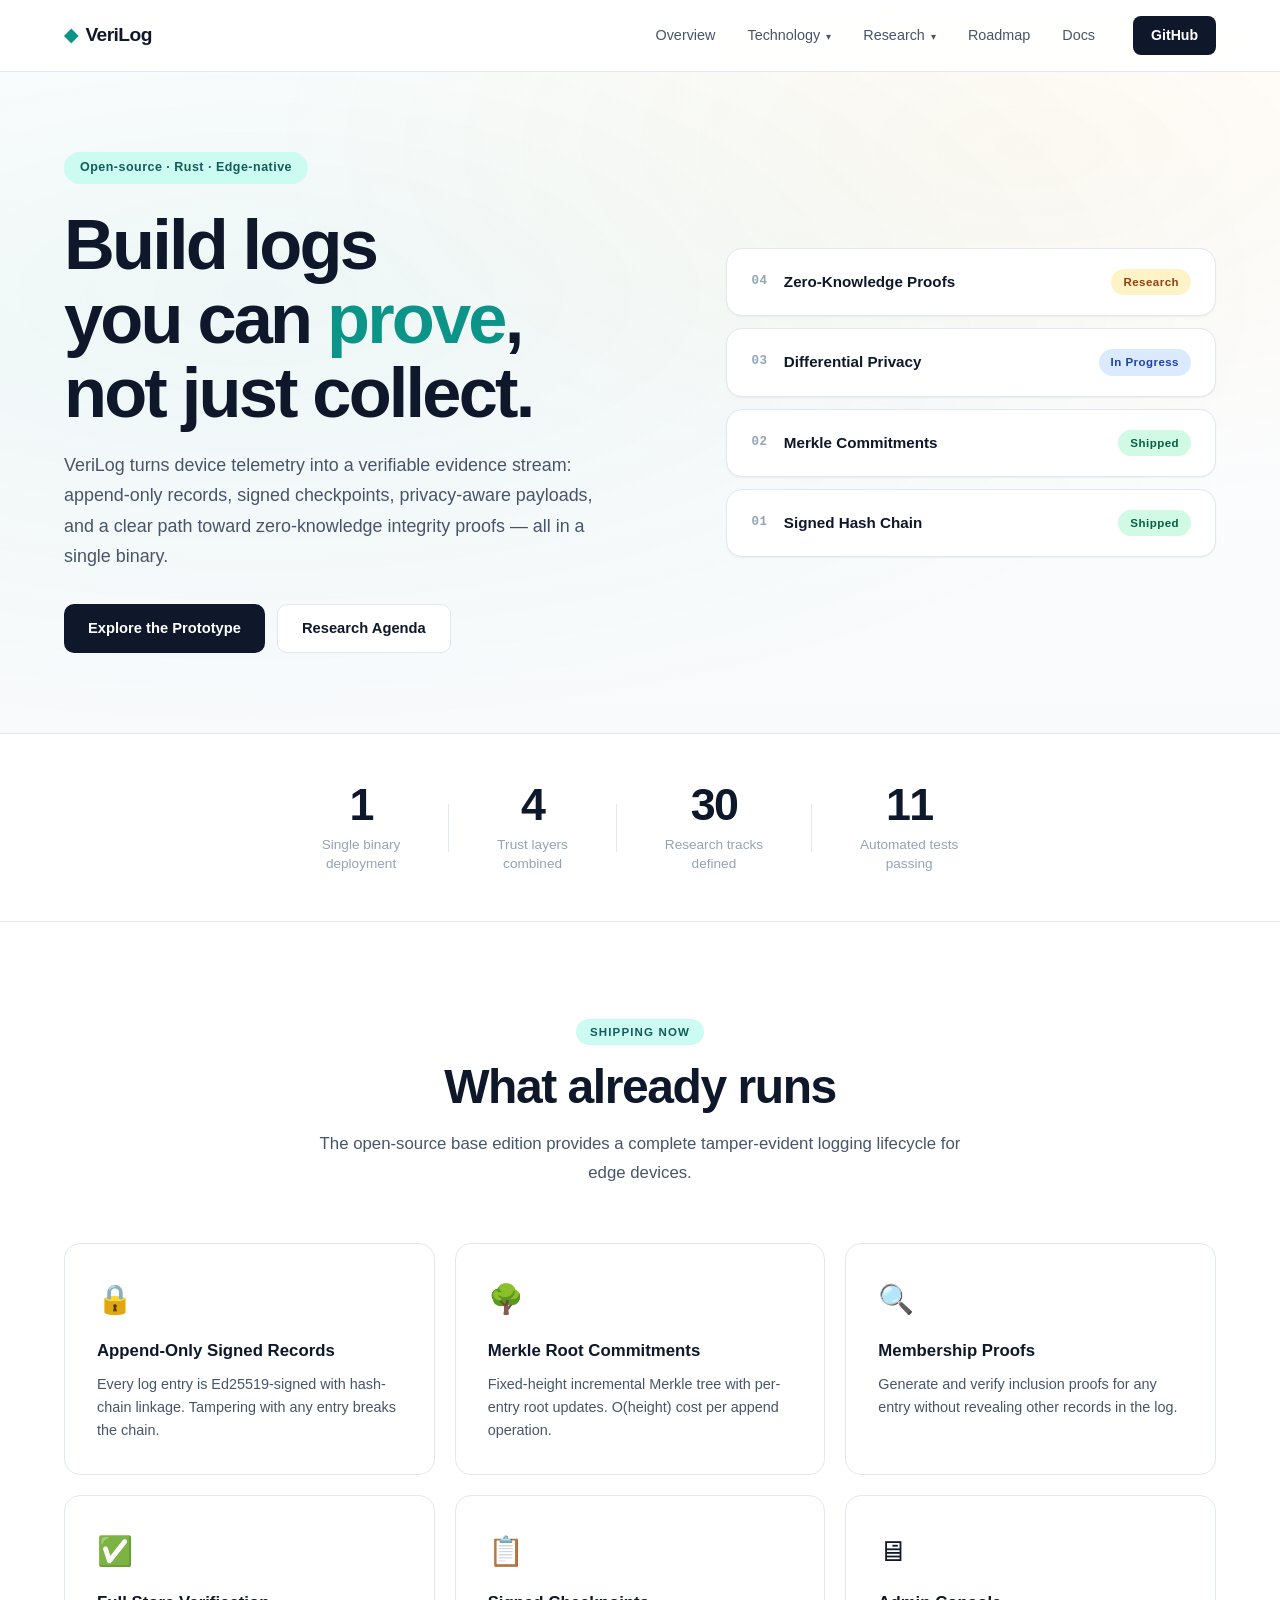
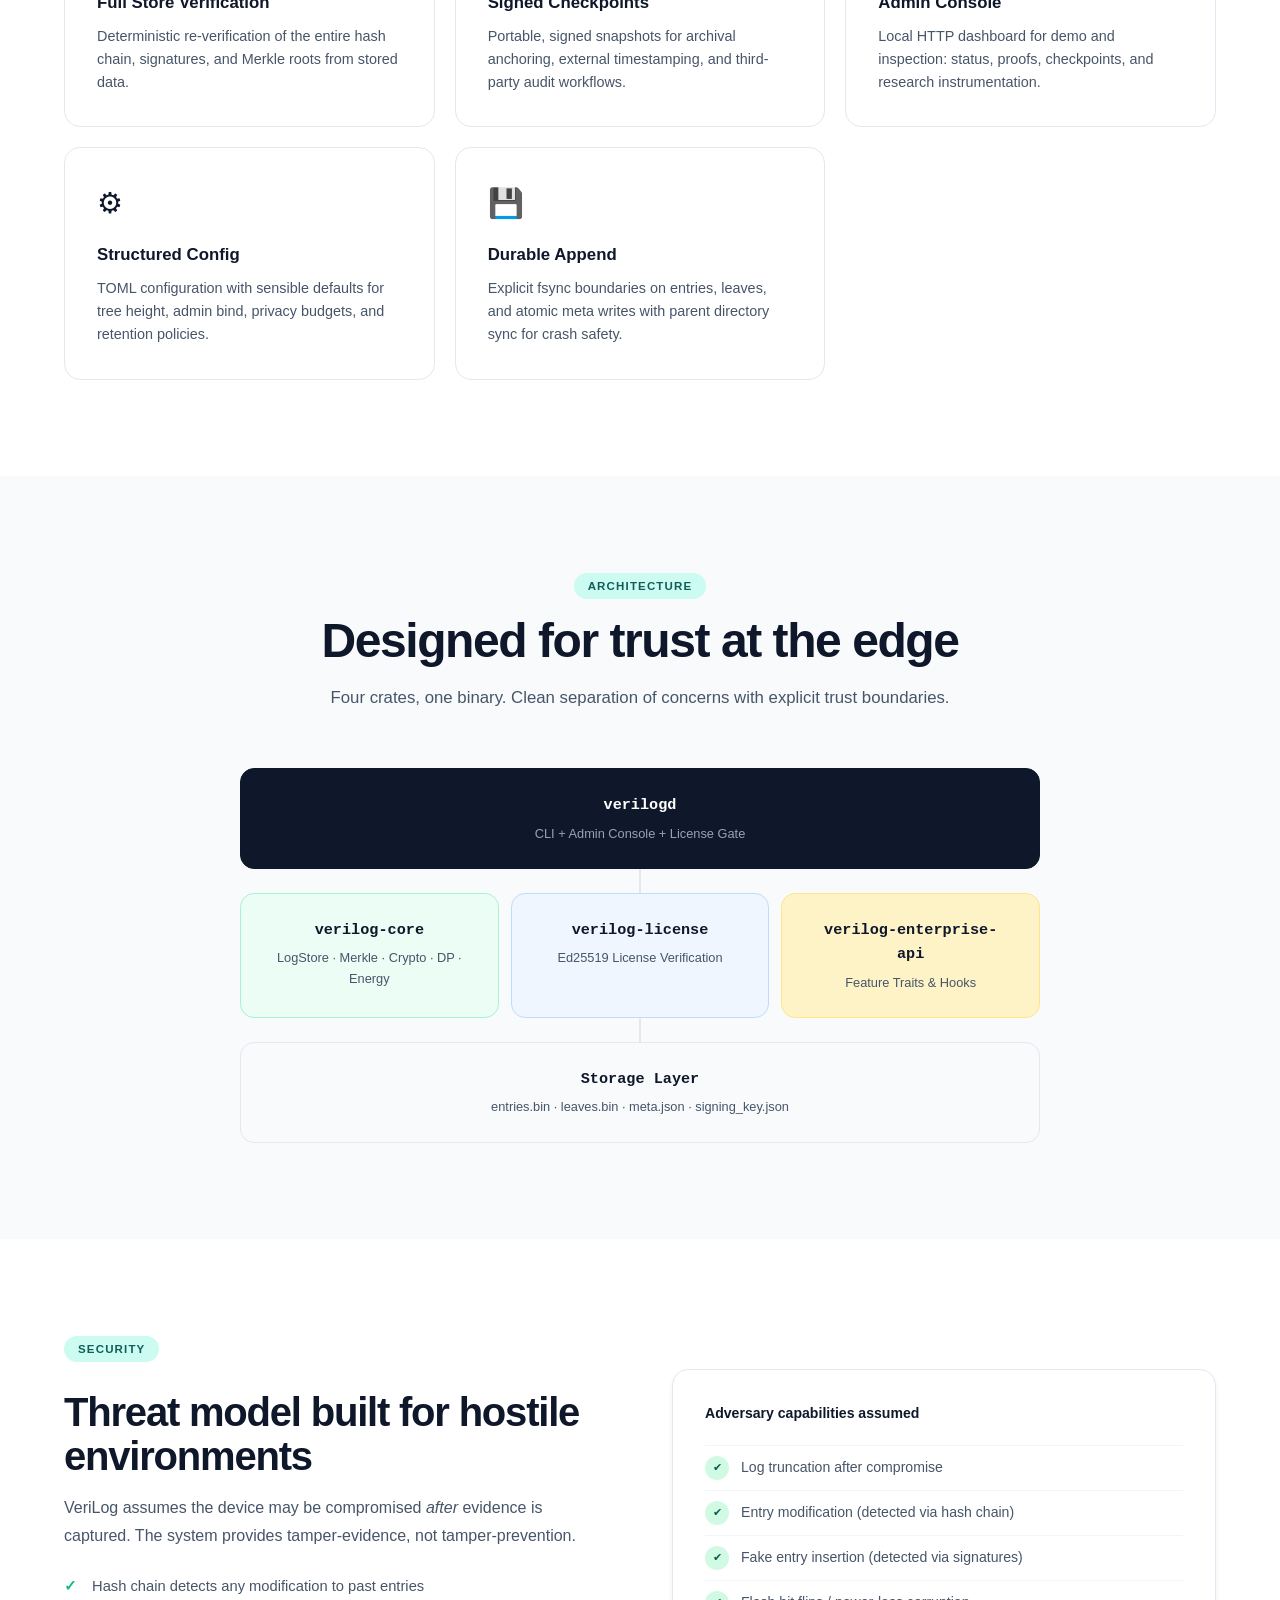
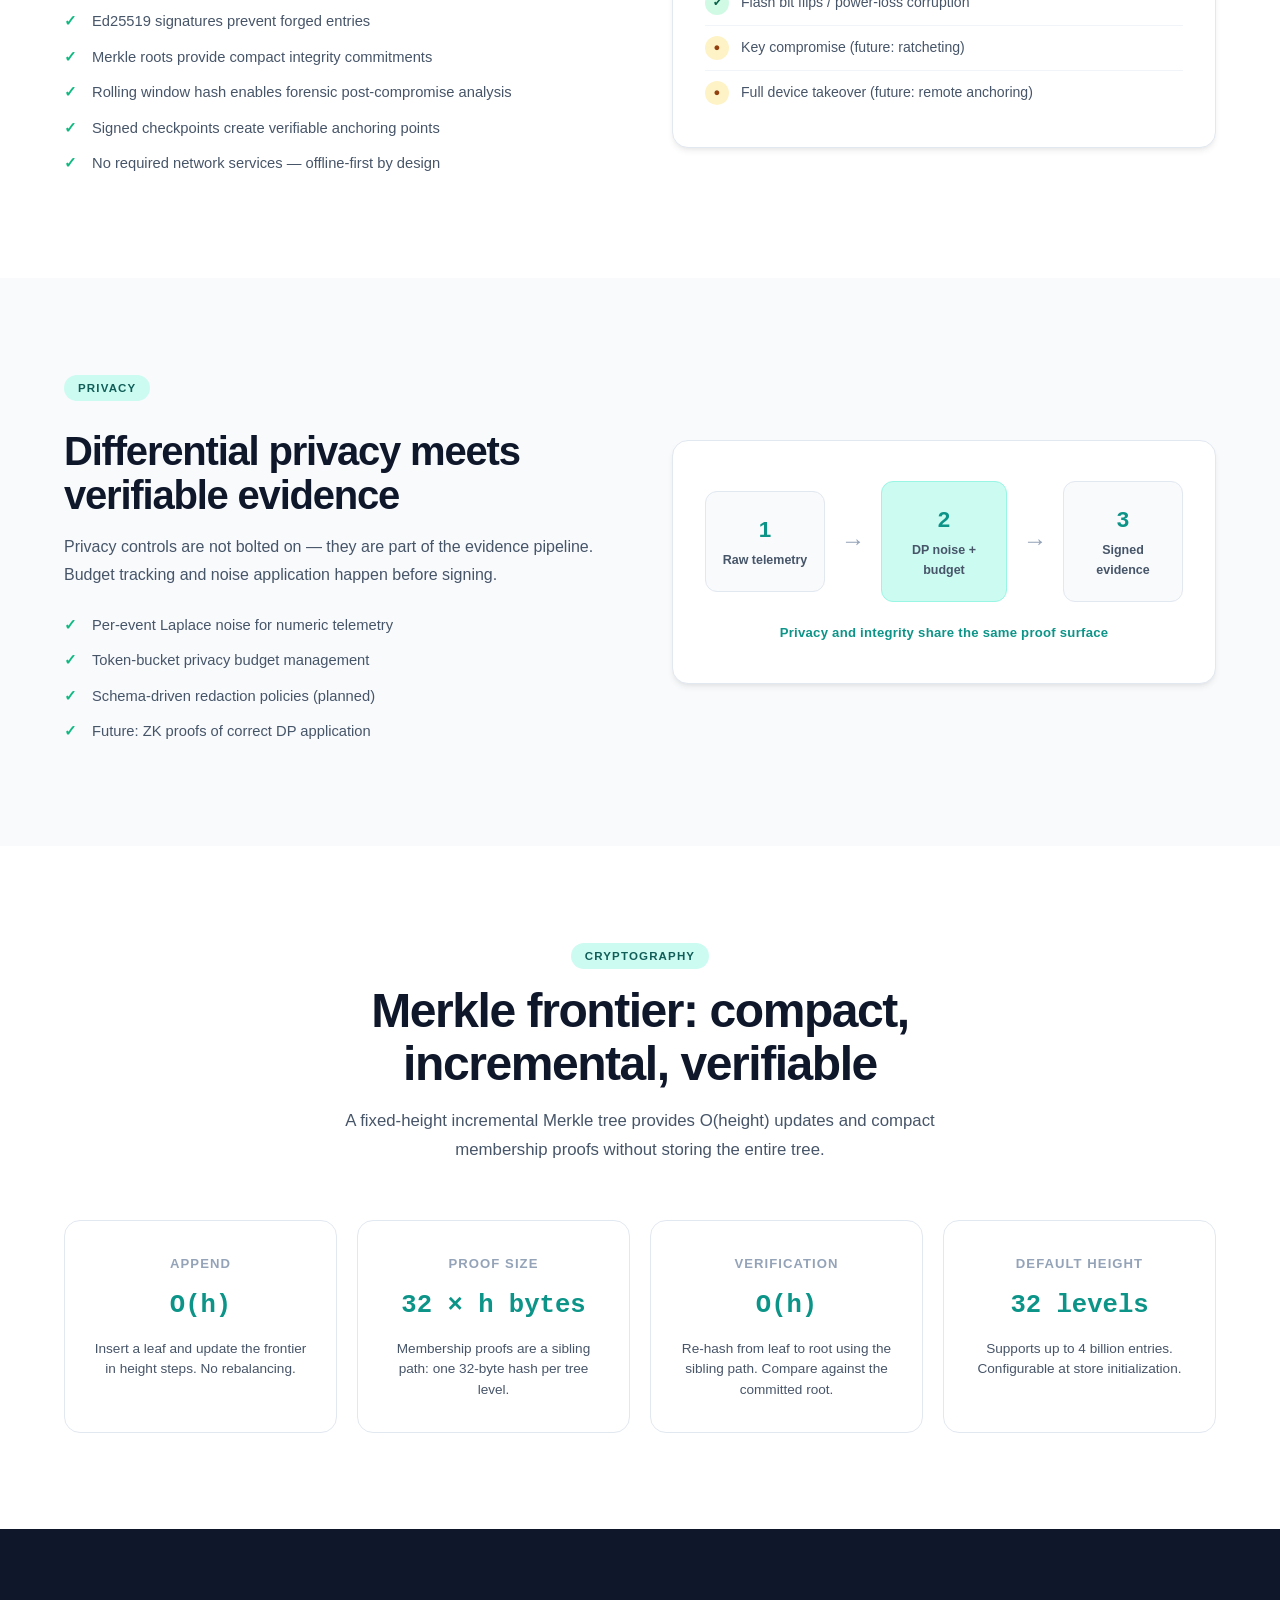
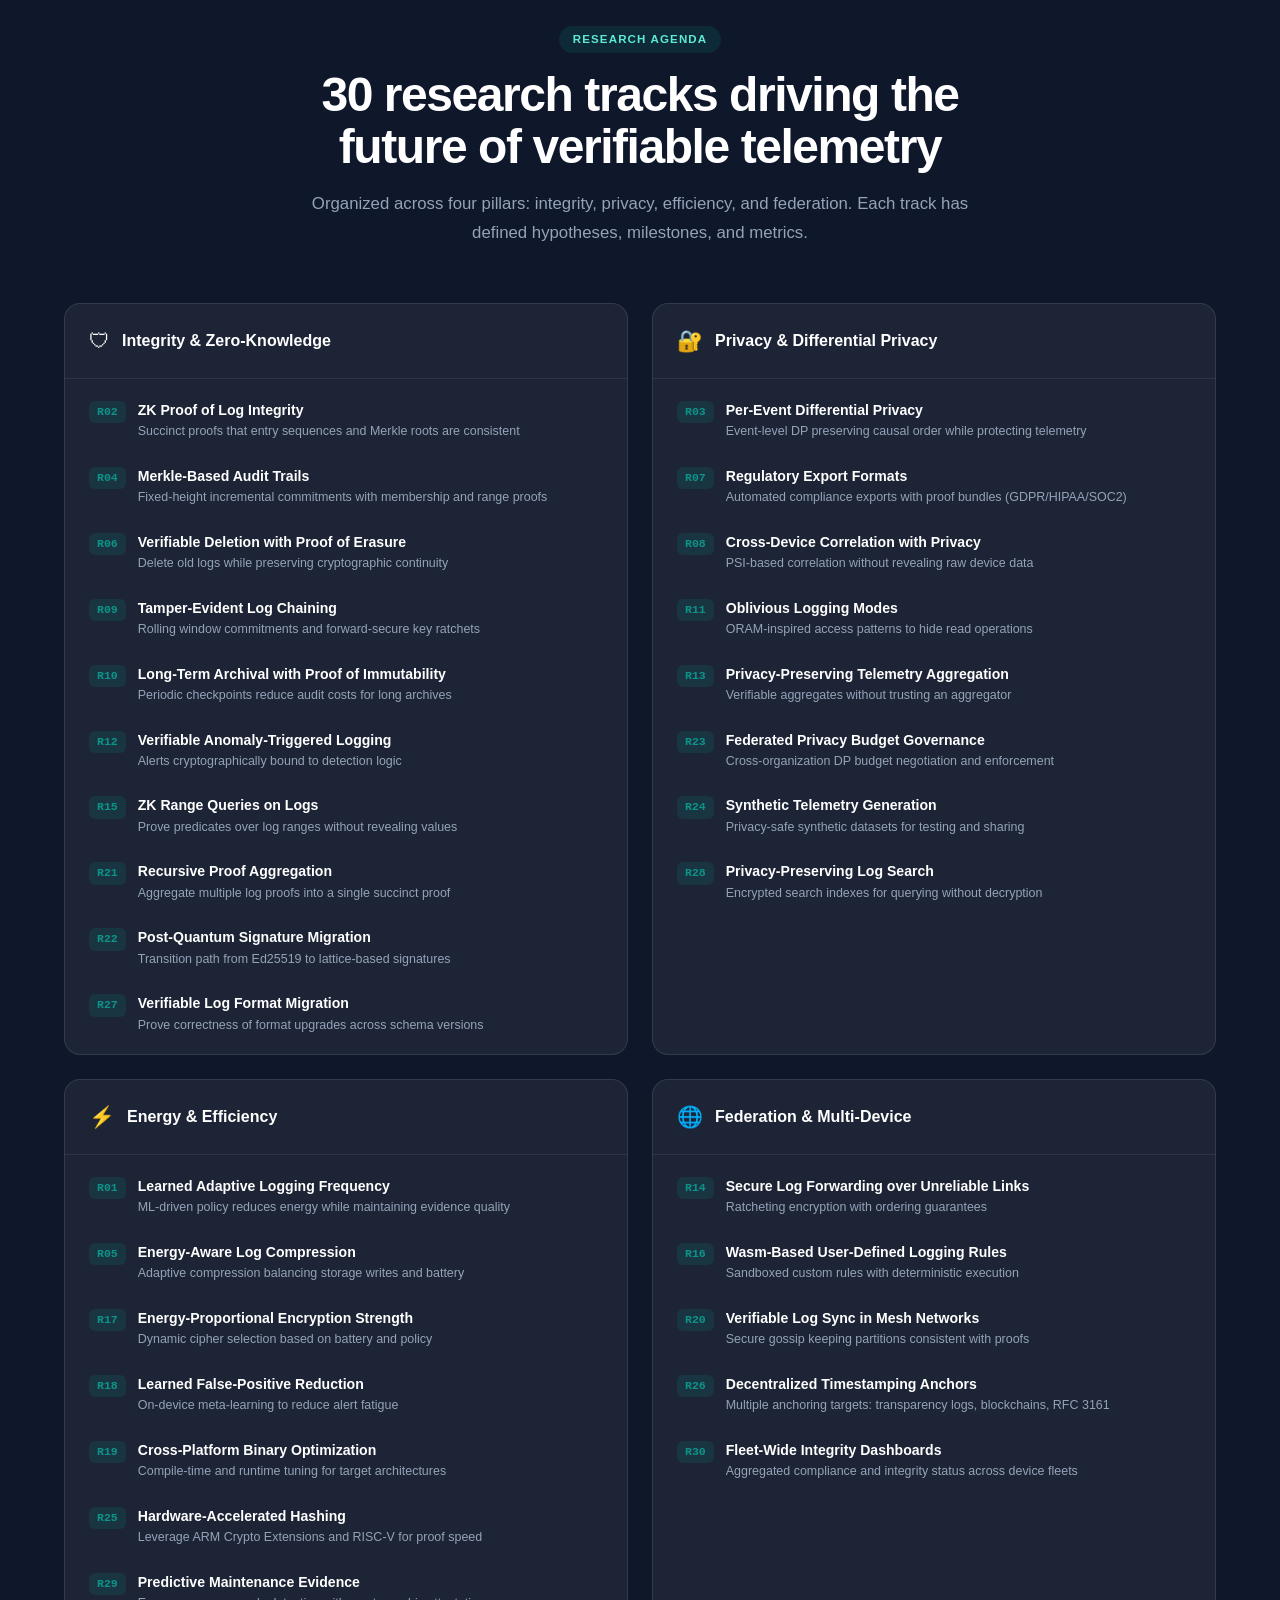
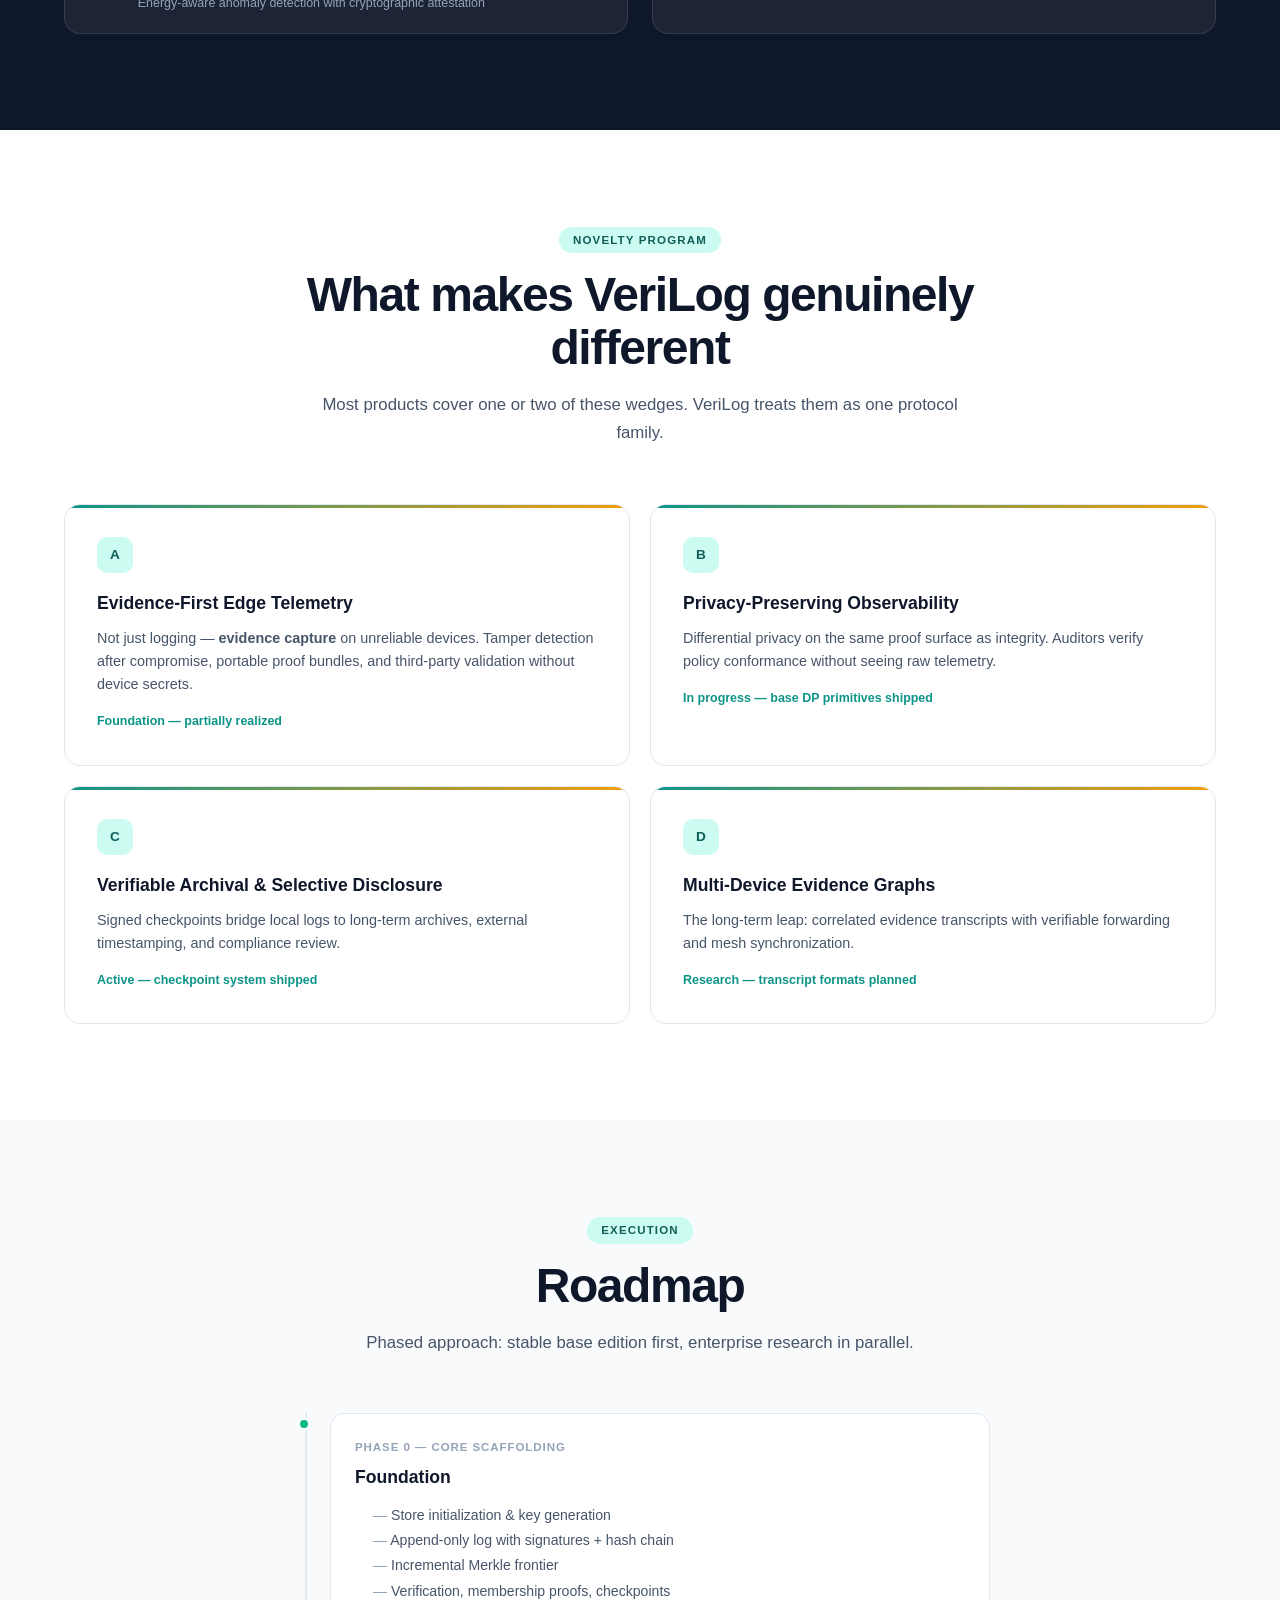
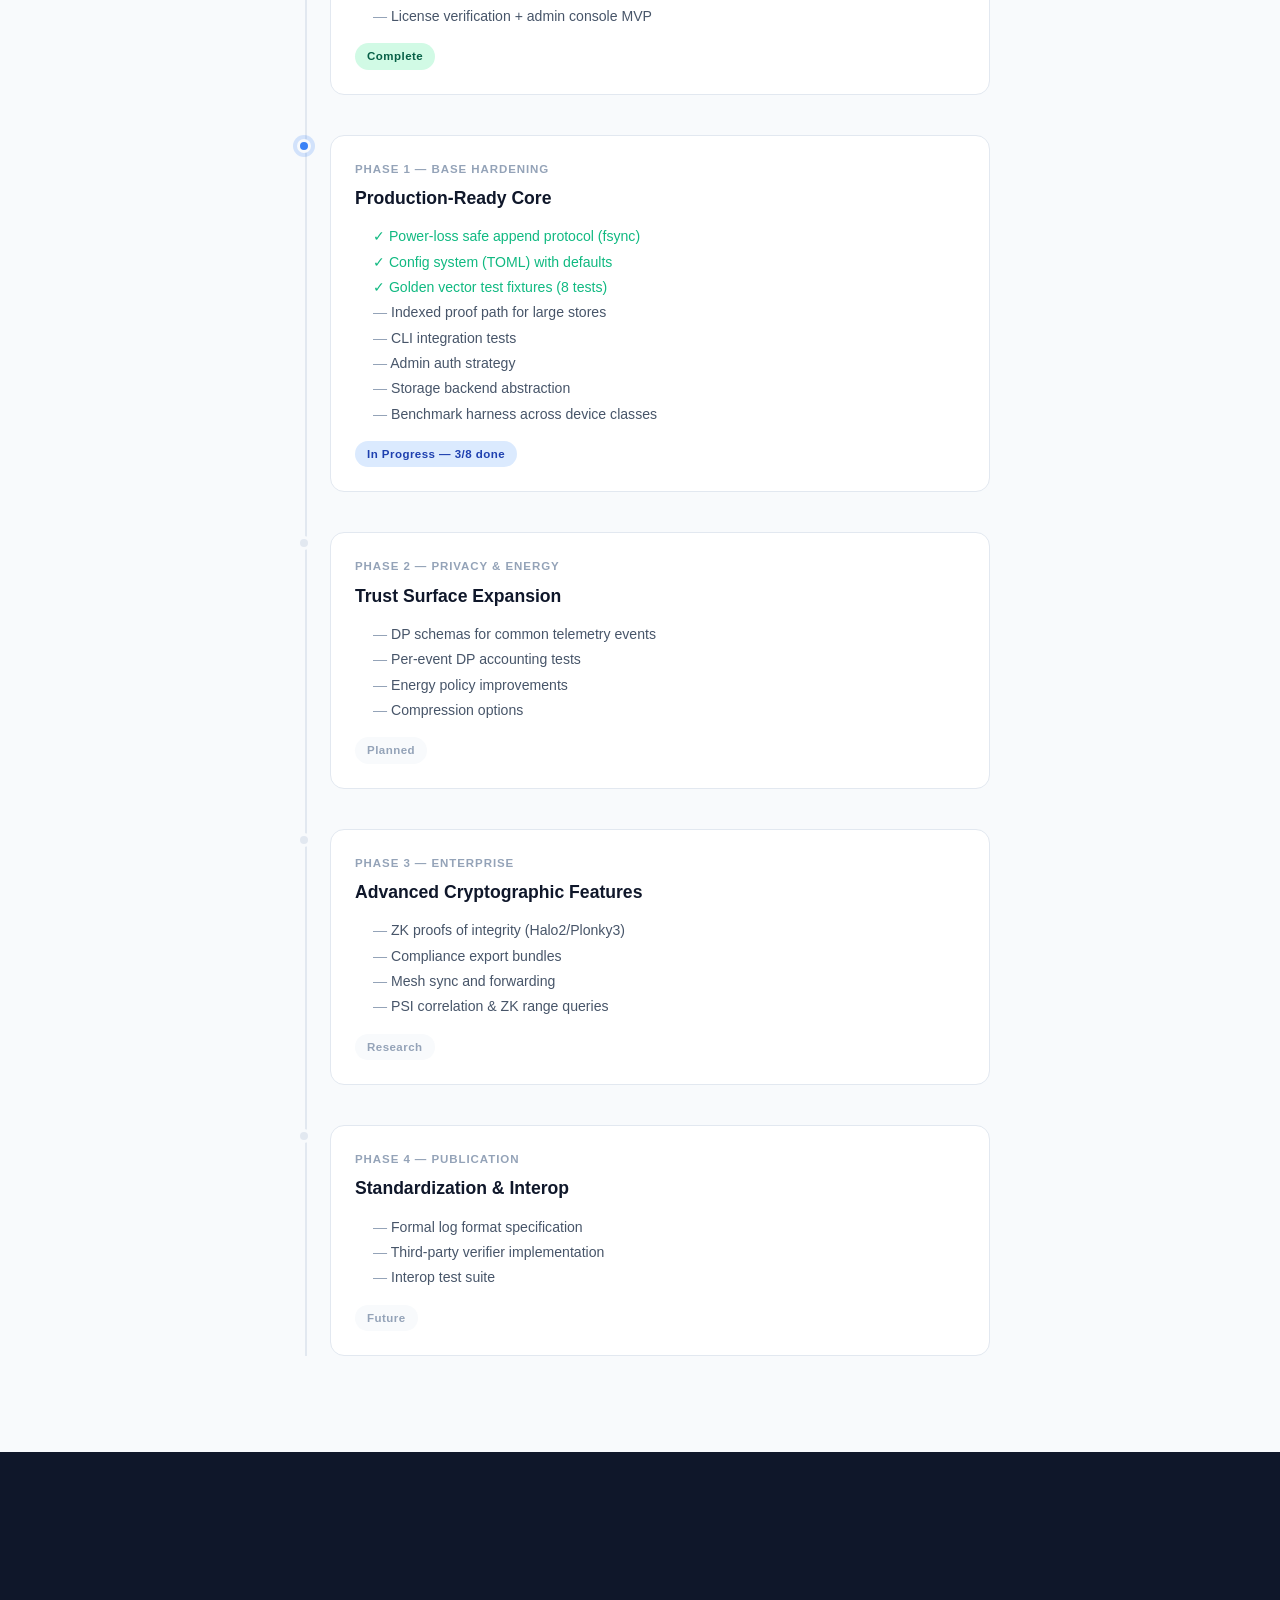
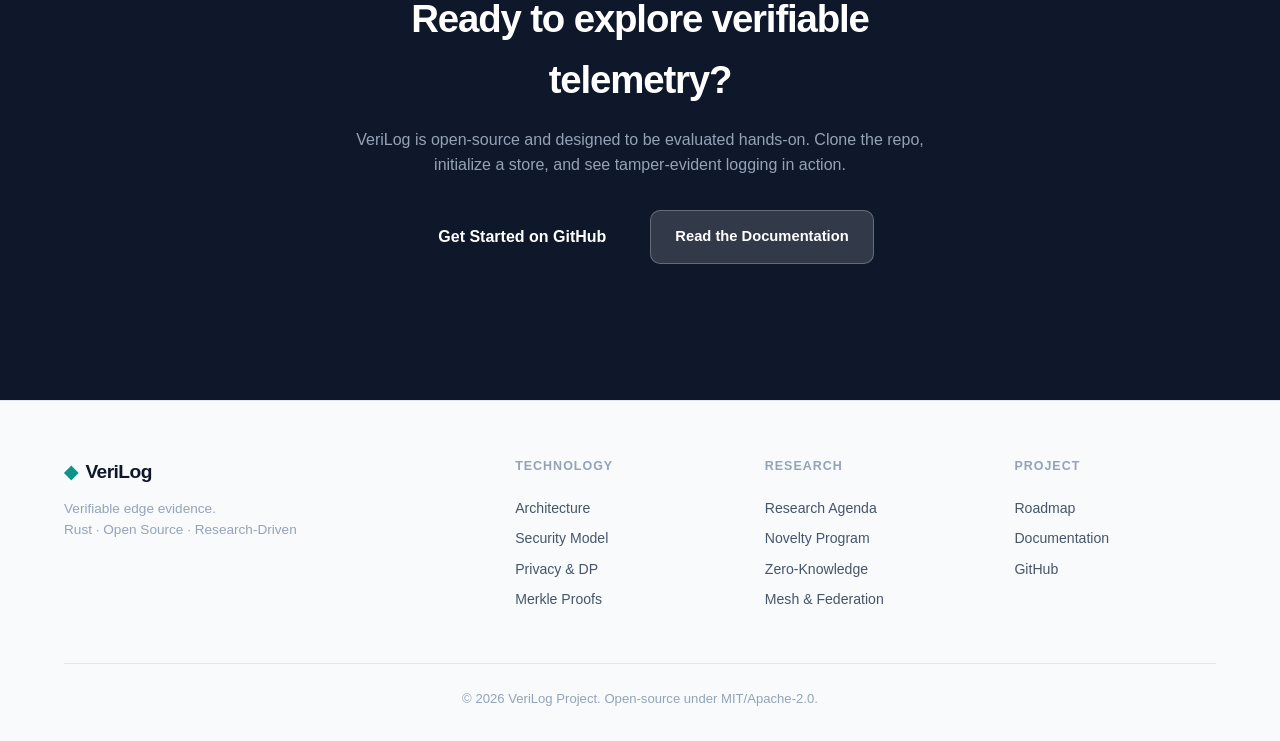
<file: site/index.html>
<!doctype html>
<html lang="en">
  <head>
    <meta charset="utf-8">
    <meta name="viewport" content="width=device-width, initial-scale=1">
    <title>VeriLog | Verifiable Edge Evidence</title>
    <meta name="description" content="VeriLog is a Rust-based edge logging engine for tamper-evident device evidence, privacy-aware telemetry, and future zero-knowledge integrity proofs.">
    <link rel="stylesheet" href="./styles.css">
  </head>
  <body>
    <!-- Navigation -->
    <nav class="navbar" id="navbar">
      <div class="nav-container">
        <a class="brand" href="./index.html">
          <span class="brand-icon">&#9670;</span> VeriLog
        </a>
        <button class="nav-toggle" id="navToggle" aria-label="Toggle menu">
          <span></span><span></span><span></span>
        </button>
        <div class="nav-menu" id="navMenu">
          <div class="nav-group">
            <a href="#overview">Overview</a>
            <div class="dropdown">
              <button class="dropdown-trigger">Technology <span class="caret">&#9662;</span></button>
              <div class="dropdown-menu">
                <a href="#architecture">Architecture</a>
                <a href="#security">Security Model</a>
                <a href="#privacy">Privacy &amp; DP</a>
                <a href="#merkle">Merkle Proofs</a>
              </div>
            </div>
            <div class="dropdown">
              <button class="dropdown-trigger">Research <span class="caret">&#9662;</span></button>
              <div class="dropdown-menu dropdown-wide">
                <div class="dropdown-section">
                  <span class="dropdown-heading">Core Tracks</span>
                  <a href="#research">Research Agenda</a>
                  <a href="#novelty">Novelty Program</a>
                </div>
                <div class="dropdown-divider"></div>
                <div class="dropdown-section">
                  <span class="dropdown-heading">Focus Areas</span>
                  <a href="#zk-research">Zero-Knowledge Proofs</a>
                  <a href="#dp-research">Differential Privacy</a>
                  <a href="#energy-research">Energy-Aware Systems</a>
                  <a href="#mesh-research">Mesh &amp; Federation</a>
                </div>
              </div>
            </div>
            <a href="#roadmap">Roadmap</a>
            <a href="./docs.html">Docs</a>
          </div>
          <a class="nav-cta" href="https://github.com/pinkysworld/VeriLog">GitHub</a>
        </div>
      </div>
    </nav>

    <!-- Hero -->
    <header class="hero" id="overview">
      <div class="container">
        <div class="hero-content">
          <div class="hero-badge">Open-source &middot; Rust &middot; Edge-native</div>
          <h1>Build logs<br>you can <em>prove</em>,<br>not just collect.</h1>
          <p class="hero-lead">
            VeriLog turns device telemetry into a verifiable evidence stream: append-only
            records, signed checkpoints, privacy-aware payloads, and a clear path toward
            zero-knowledge integrity proofs &mdash; all in a single binary.
          </p>
          <div class="hero-actions">
            <a class="btn btn-primary" href="#prototype">Explore the Prototype</a>
            <a class="btn btn-outline" href="#research">Research Agenda</a>
          </div>
        </div>
        <div class="hero-visual">
          <div class="trust-stack">
            <div class="trust-layer" data-layer="4">
              <span class="layer-num">04</span>
              <span class="layer-label">Zero-Knowledge Proofs</span>
              <span class="layer-status upcoming">Research</span>
            </div>
            <div class="trust-layer" data-layer="3">
              <span class="layer-num">03</span>
              <span class="layer-label">Differential Privacy</span>
              <span class="layer-status active">In Progress</span>
            </div>
            <div class="trust-layer" data-layer="2">
              <span class="layer-num">02</span>
              <span class="layer-label">Merkle Commitments</span>
              <span class="layer-status shipped">Shipped</span>
            </div>
            <div class="trust-layer" data-layer="1">
              <span class="layer-num">01</span>
              <span class="layer-label">Signed Hash Chain</span>
              <span class="layer-status shipped">Shipped</span>
            </div>
          </div>
        </div>
      </div>
    </header>

    <!-- Stats Banner -->
    <section class="stats-banner">
      <div class="container">
        <div class="stats-row">
          <div class="stat">
            <span class="stat-number">1</span>
            <span class="stat-desc">Single binary<br>deployment</span>
          </div>
          <div class="stat-divider"></div>
          <div class="stat">
            <span class="stat-number">4</span>
            <span class="stat-desc">Trust layers<br>combined</span>
          </div>
          <div class="stat-divider"></div>
          <div class="stat">
            <span class="stat-number">30</span>
            <span class="stat-desc">Research tracks<br>defined</span>
          </div>
          <div class="stat-divider"></div>
          <div class="stat">
            <span class="stat-number">11</span>
            <span class="stat-desc">Automated tests<br>passing</span>
          </div>
        </div>
      </div>
    </section>

    <!-- Prototype Section -->
    <section class="section" id="prototype">
      <div class="container">
        <div class="section-header">
          <span class="section-tag">Shipping Now</span>
          <h2>What already runs</h2>
          <p class="section-lead">The open-source base edition provides a complete tamper-evident logging lifecycle for edge devices.</p>
        </div>
        <div class="features-grid">
          <article class="feature-card">
            <div class="feature-icon">&#128274;</div>
            <h3>Append-Only Signed Records</h3>
            <p>Every log entry is Ed25519-signed with hash-chain linkage. Tampering with any entry breaks the chain.</p>
          </article>
          <article class="feature-card">
            <div class="feature-icon">&#127795;</div>
            <h3>Merkle Root Commitments</h3>
            <p>Fixed-height incremental Merkle tree with per-entry root updates. O(height) cost per append operation.</p>
          </article>
          <article class="feature-card">
            <div class="feature-icon">&#128269;</div>
            <h3>Membership Proofs</h3>
            <p>Generate and verify inclusion proofs for any entry without revealing other records in the log.</p>
          </article>
          <article class="feature-card">
            <div class="feature-icon">&#9989;</div>
            <h3>Full Store Verification</h3>
            <p>Deterministic re-verification of the entire hash chain, signatures, and Merkle roots from stored data.</p>
          </article>
          <article class="feature-card">
            <div class="feature-icon">&#128203;</div>
            <h3>Signed Checkpoints</h3>
            <p>Portable, signed snapshots for archival anchoring, external timestamping, and third-party audit workflows.</p>
          </article>
          <article class="feature-card">
            <div class="feature-icon">&#128421;</div>
            <h3>Admin Console</h3>
            <p>Local HTTP dashboard for demo and inspection: status, proofs, checkpoints, and research instrumentation.</p>
          </article>
          <article class="feature-card">
            <div class="feature-icon">&#9881;</div>
            <h3>Structured Config</h3>
            <p>TOML configuration with sensible defaults for tree height, admin bind, privacy budgets, and retention policies.</p>
          </article>
          <article class="feature-card">
            <div class="feature-icon">&#128190;</div>
            <h3>Durable Append</h3>
            <p>Explicit fsync boundaries on entries, leaves, and atomic meta writes with parent directory sync for crash safety.</p>
          </article>
        </div>
      </div>
    </section>

    <!-- Architecture Section -->
    <section class="section section-alt" id="architecture">
      <div class="container">
        <div class="section-header">
          <span class="section-tag">Architecture</span>
          <h2>Designed for trust at the edge</h2>
          <p class="section-lead">Four crates, one binary. Clean separation of concerns with explicit trust boundaries.</p>
        </div>
        <div class="arch-diagram">
          <div class="arch-row">
            <div class="arch-box arch-binary">
              <div class="arch-title">verilogd</div>
              <div class="arch-desc">CLI + Admin Console + License Gate</div>
            </div>
          </div>
          <div class="arch-connector"></div>
          <div class="arch-row arch-row-libs">
            <div class="arch-box arch-core">
              <div class="arch-title">verilog-core</div>
              <div class="arch-desc">LogStore &middot; Merkle &middot; Crypto &middot; DP &middot; Energy</div>
            </div>
            <div class="arch-box arch-license">
              <div class="arch-title">verilog-license</div>
              <div class="arch-desc">Ed25519 License Verification</div>
            </div>
            <div class="arch-box arch-enterprise">
              <div class="arch-title">verilog-enterprise-api</div>
              <div class="arch-desc">Feature Traits &amp; Hooks</div>
            </div>
          </div>
          <div class="arch-connector"></div>
          <div class="arch-row">
            <div class="arch-box arch-storage">
              <div class="arch-title">Storage Layer</div>
              <div class="arch-desc">entries.bin &middot; leaves.bin &middot; meta.json &middot; signing_key.json</div>
            </div>
          </div>
        </div>
      </div>
    </section>

    <!-- Security Model -->
    <section class="section" id="security">
      <div class="container">
        <div class="two-col">
          <div class="col-text">
            <span class="section-tag">Security</span>
            <h2>Threat model built for hostile environments</h2>
            <p>VeriLog assumes the device may be compromised <em>after</em> evidence is captured. The system provides tamper-evidence, not tamper-prevention.</p>
            <ul class="check-list">
              <li>Hash chain detects any modification to past entries</li>
              <li>Ed25519 signatures prevent forged entries</li>
              <li>Merkle roots provide compact integrity commitments</li>
              <li>Rolling window hash enables forensic post-compromise analysis</li>
              <li>Signed checkpoints create verifiable anchoring points</li>
              <li>No required network services &mdash; offline-first by design</li>
            </ul>
          </div>
          <div class="col-visual">
            <div class="threat-card">
              <h4>Adversary capabilities assumed</h4>
              <div class="threat-item">
                <span class="threat-icon threat-covered">&#10004;</span>
                <span>Log truncation after compromise</span>
              </div>
              <div class="threat-item">
                <span class="threat-icon threat-covered">&#10004;</span>
                <span>Entry modification (detected via hash chain)</span>
              </div>
              <div class="threat-item">
                <span class="threat-icon threat-covered">&#10004;</span>
                <span>Fake entry insertion (detected via signatures)</span>
              </div>
              <div class="threat-item">
                <span class="threat-icon threat-covered">&#10004;</span>
                <span>Flash bit flips / power-loss corruption</span>
              </div>
              <div class="threat-item">
                <span class="threat-icon threat-future">&#9679;</span>
                <span>Key compromise (future: ratcheting)</span>
              </div>
              <div class="threat-item">
                <span class="threat-icon threat-future">&#9679;</span>
                <span>Full device takeover (future: remote anchoring)</span>
              </div>
            </div>
          </div>
        </div>
      </div>
    </section>

    <!-- Privacy Section -->
    <section class="section section-alt" id="privacy">
      <div class="container">
        <div class="two-col reverse">
          <div class="col-visual">
            <div class="dp-visual">
              <div class="dp-pipeline">
                <div class="dp-stage">
                  <span class="dp-stage-num">1</span>
                  <span class="dp-stage-label">Raw telemetry</span>
                </div>
                <div class="dp-arrow">&rarr;</div>
                <div class="dp-stage dp-stage-highlight">
                  <span class="dp-stage-num">2</span>
                  <span class="dp-stage-label">DP noise + budget</span>
                </div>
                <div class="dp-arrow">&rarr;</div>
                <div class="dp-stage">
                  <span class="dp-stage-num">3</span>
                  <span class="dp-stage-label">Signed evidence</span>
                </div>
              </div>
              <div class="dp-note">Privacy and integrity share the same proof surface</div>
            </div>
          </div>
          <div class="col-text">
            <span class="section-tag">Privacy</span>
            <h2>Differential privacy meets verifiable evidence</h2>
            <p>Privacy controls are not bolted on &mdash; they are part of the evidence pipeline. Budget tracking and noise application happen before signing.</p>
            <ul class="check-list">
              <li>Per-event Laplace noise for numeric telemetry</li>
              <li>Token-bucket privacy budget management</li>
              <li>Schema-driven redaction policies (planned)</li>
              <li>Future: ZK proofs of correct DP application</li>
            </ul>
          </div>
        </div>
      </div>
    </section>

    <!-- Merkle Proofs -->
    <section class="section" id="merkle">
      <div class="container">
        <div class="section-header">
          <span class="section-tag">Cryptography</span>
          <h2>Merkle frontier: compact, incremental, verifiable</h2>
          <p class="section-lead">A fixed-height incremental Merkle tree provides O(height) updates and compact membership proofs without storing the entire tree.</p>
        </div>
        <div class="merkle-features">
          <div class="merkle-card">
            <h4>Append</h4>
            <div class="merkle-metric">O(h)</div>
            <p>Insert a leaf and update the frontier in height steps. No rebalancing.</p>
          </div>
          <div class="merkle-card">
            <h4>Proof Size</h4>
            <div class="merkle-metric">32 &times; h bytes</div>
            <p>Membership proofs are a sibling path: one 32-byte hash per tree level.</p>
          </div>
          <div class="merkle-card">
            <h4>Verification</h4>
            <div class="merkle-metric">O(h)</div>
            <p>Re-hash from leaf to root using the sibling path. Compare against the committed root.</p>
          </div>
          <div class="merkle-card">
            <h4>Default Height</h4>
            <div class="merkle-metric">32 levels</div>
            <p>Supports up to 4 billion entries. Configurable at store initialization.</p>
          </div>
        </div>
      </div>
    </section>

    <!-- Research Tracks Section -->
    <section class="section section-dark" id="research">
      <div class="container">
        <div class="section-header light">
          <span class="section-tag">Research Agenda</span>
          <h2>30 research tracks driving the future of verifiable telemetry</h2>
          <p class="section-lead">Organized across four pillars: integrity, privacy, efficiency, and federation. Each track has defined hypotheses, milestones, and metrics.</p>
        </div>
        <div class="research-pillars">
          <div class="pillar" id="zk-research">
            <div class="pillar-header">
              <span class="pillar-icon">&#128737;</span>
              <h3>Integrity &amp; Zero-Knowledge</h3>
            </div>
            <div class="track-list" id="tracks-integrity"></div>
          </div>
          <div class="pillar" id="dp-research">
            <div class="pillar-header">
              <span class="pillar-icon">&#128272;</span>
              <h3>Privacy &amp; Differential Privacy</h3>
            </div>
            <div class="track-list" id="tracks-privacy"></div>
          </div>
          <div class="pillar" id="energy-research">
            <div class="pillar-header">
              <span class="pillar-icon">&#9889;</span>
              <h3>Energy &amp; Efficiency</h3>
            </div>
            <div class="track-list" id="tracks-energy"></div>
          </div>
          <div class="pillar" id="mesh-research">
            <div class="pillar-header">
              <span class="pillar-icon">&#127760;</span>
              <h3>Federation &amp; Multi-Device</h3>
            </div>
            <div class="track-list" id="tracks-federation"></div>
          </div>
        </div>
      </div>
    </section>

    <!-- Novelty Program -->
    <section class="section" id="novelty">
      <div class="container">
        <div class="section-header">
          <span class="section-tag">Novelty Program</span>
          <h2>What makes VeriLog genuinely different</h2>
          <p class="section-lead">Most products cover one or two of these wedges. VeriLog treats them as one protocol family.</p>
        </div>
        <div class="wedge-grid">
          <article class="wedge-card">
            <div class="wedge-letter">A</div>
            <h3>Evidence-First Edge Telemetry</h3>
            <p>Not just logging &mdash; <strong>evidence capture</strong> on unreliable devices. Tamper detection after compromise, portable proof bundles, and third-party validation without device secrets.</p>
            <span class="wedge-status">Foundation &mdash; partially realized</span>
          </article>
          <article class="wedge-card">
            <div class="wedge-letter">B</div>
            <h3>Privacy-Preserving Observability</h3>
            <p>Differential privacy on the same proof surface as integrity. Auditors verify policy conformance without seeing raw telemetry.</p>
            <span class="wedge-status">In progress &mdash; base DP primitives shipped</span>
          </article>
          <article class="wedge-card">
            <div class="wedge-letter">C</div>
            <h3>Verifiable Archival &amp; Selective Disclosure</h3>
            <p>Signed checkpoints bridge local logs to long-term archives, external timestamping, and compliance review.</p>
            <span class="wedge-status">Active &mdash; checkpoint system shipped</span>
          </article>
          <article class="wedge-card">
            <div class="wedge-letter">D</div>
            <h3>Multi-Device Evidence Graphs</h3>
            <p>The long-term leap: correlated evidence transcripts with verifiable forwarding and mesh synchronization.</p>
            <span class="wedge-status">Research &mdash; transcript formats planned</span>
          </article>
        </div>
      </div>
    </section>

    <!-- Roadmap -->
    <section class="section section-alt" id="roadmap">
      <div class="container">
        <div class="section-header">
          <span class="section-tag">Execution</span>
          <h2>Roadmap</h2>
          <p class="section-lead">Phased approach: stable base edition first, enterprise research in parallel.</p>
        </div>
        <div class="timeline">
          <div class="timeline-item done">
            <div class="timeline-marker"></div>
            <div class="timeline-content">
              <div class="timeline-phase">Phase 0 &mdash; Core Scaffolding</div>
              <h3>Foundation</h3>
              <ul>
                <li>Store initialization &amp; key generation</li>
                <li>Append-only log with signatures + hash chain</li>
                <li>Incremental Merkle frontier</li>
                <li>Verification, membership proofs, checkpoints</li>
                <li>License verification + admin console MVP</li>
              </ul>
              <span class="timeline-badge badge-done">Complete</span>
            </div>
          </div>
          <div class="timeline-item active">
            <div class="timeline-marker"></div>
            <div class="timeline-content">
              <div class="timeline-phase">Phase 1 &mdash; Base Hardening</div>
              <h3>Production-Ready Core</h3>
              <ul>
                <li class="done-item">&#10003; Power-loss safe append protocol (fsync)</li>
                <li class="done-item">&#10003; Config system (TOML) with defaults</li>
                <li class="done-item">&#10003; Golden vector test fixtures (8 tests)</li>
                <li>Indexed proof path for large stores</li>
                <li>CLI integration tests</li>
                <li>Admin auth strategy</li>
                <li>Storage backend abstraction</li>
                <li>Benchmark harness across device classes</li>
              </ul>
              <span class="timeline-badge badge-active">In Progress &mdash; 3/8 done</span>
            </div>
          </div>
          <div class="timeline-item">
            <div class="timeline-marker"></div>
            <div class="timeline-content">
              <div class="timeline-phase">Phase 2 &mdash; Privacy &amp; Energy</div>
              <h3>Trust Surface Expansion</h3>
              <ul>
                <li>DP schemas for common telemetry events</li>
                <li>Per-event DP accounting tests</li>
                <li>Energy policy improvements</li>
                <li>Compression options</li>
              </ul>
              <span class="timeline-badge">Planned</span>
            </div>
          </div>
          <div class="timeline-item">
            <div class="timeline-marker"></div>
            <div class="timeline-content">
              <div class="timeline-phase">Phase 3 &mdash; Enterprise</div>
              <h3>Advanced Cryptographic Features</h3>
              <ul>
                <li>ZK proofs of integrity (Halo2/Plonky3)</li>
                <li>Compliance export bundles</li>
                <li>Mesh sync and forwarding</li>
                <li>PSI correlation &amp; ZK range queries</li>
              </ul>
              <span class="timeline-badge">Research</span>
            </div>
          </div>
          <div class="timeline-item">
            <div class="timeline-marker"></div>
            <div class="timeline-content">
              <div class="timeline-phase">Phase 4 &mdash; Publication</div>
              <h3>Standardization &amp; Interop</h3>
              <ul>
                <li>Formal log format specification</li>
                <li>Third-party verifier implementation</li>
                <li>Interop test suite</li>
              </ul>
              <span class="timeline-badge">Future</span>
            </div>
          </div>
        </div>
      </div>
    </section>

    <!-- CTA Footer -->
    <section class="section section-dark">
      <div class="container">
        <div class="cta-footer">
          <h2>Ready to explore verifiable telemetry?</h2>
          <p>VeriLog is open-source and designed to be evaluated hands-on. Clone the repo, initialize a store, and see tamper-evident logging in action.</p>
          <div class="cta-actions">
            <a class="btn btn-primary btn-lg" href="https://github.com/pinkysworld/VeriLog">Get Started on GitHub</a>
            <a class="btn btn-ghost" href="./docs.html">Read the Documentation</a>
          </div>
        </div>
      </div>
    </section>

    <!-- Footer -->
    <footer class="site-footer">
      <div class="container">
        <div class="footer-grid">
          <div class="footer-brand">
            <span class="brand"><span class="brand-icon">&#9670;</span> VeriLog</span>
            <p>Verifiable edge evidence.<br>Rust &middot; Open Source &middot; Research-Driven</p>
          </div>
          <div class="footer-links">
            <h4>Technology</h4>
            <a href="#architecture">Architecture</a>
            <a href="#security">Security Model</a>
            <a href="#privacy">Privacy &amp; DP</a>
            <a href="#merkle">Merkle Proofs</a>
          </div>
          <div class="footer-links">
            <h4>Research</h4>
            <a href="#research">Research Agenda</a>
            <a href="#novelty">Novelty Program</a>
            <a href="#zk-research">Zero-Knowledge</a>
            <a href="#mesh-research">Mesh &amp; Federation</a>
          </div>
          <div class="footer-links">
            <h4>Project</h4>
            <a href="#roadmap">Roadmap</a>
            <a href="./docs.html">Documentation</a>
            <a href="https://github.com/pinkysworld/VeriLog">GitHub</a>
          </div>
        </div>
        <div class="footer-bottom">
          <p>&copy; 2026 VeriLog Project. Open-source under MIT/Apache-2.0.</p>
        </div>
      </div>
    </footer>

    <script src="./app.js"></script>
  </body>
</html>
</file>
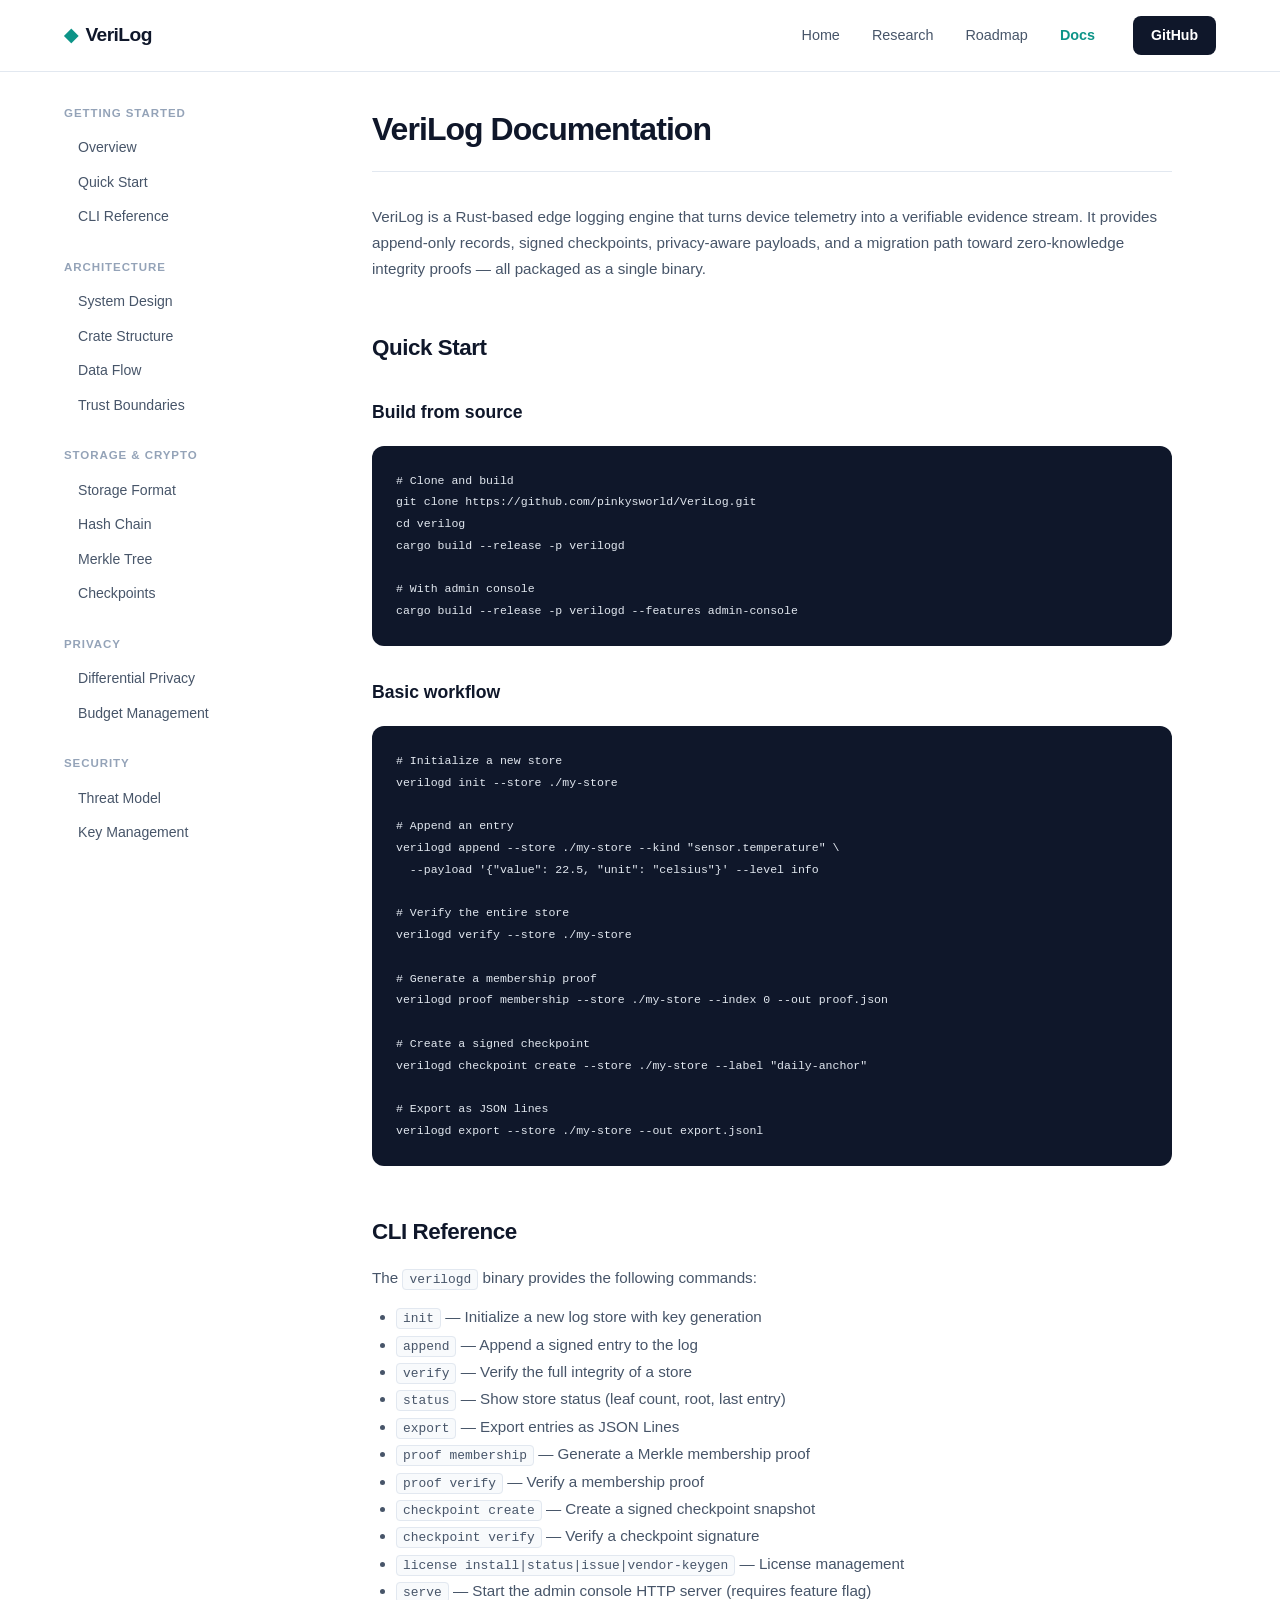
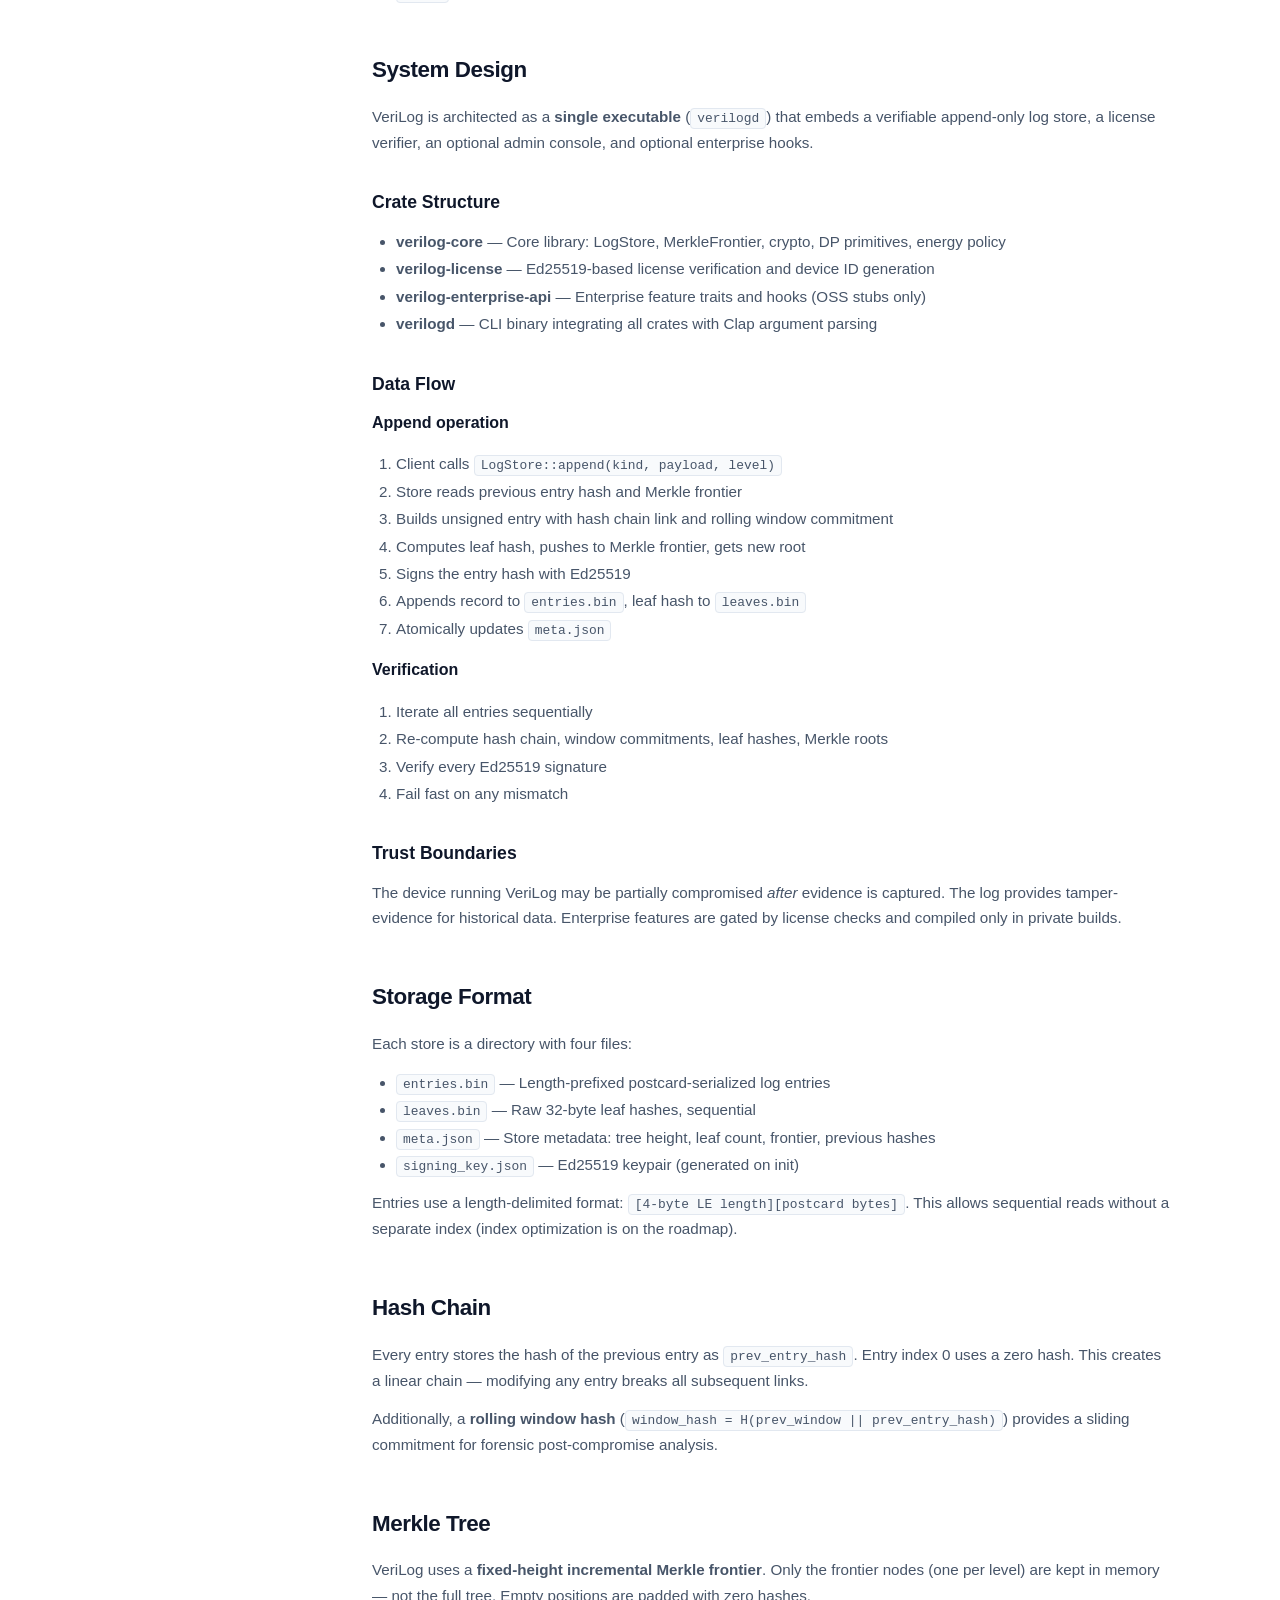
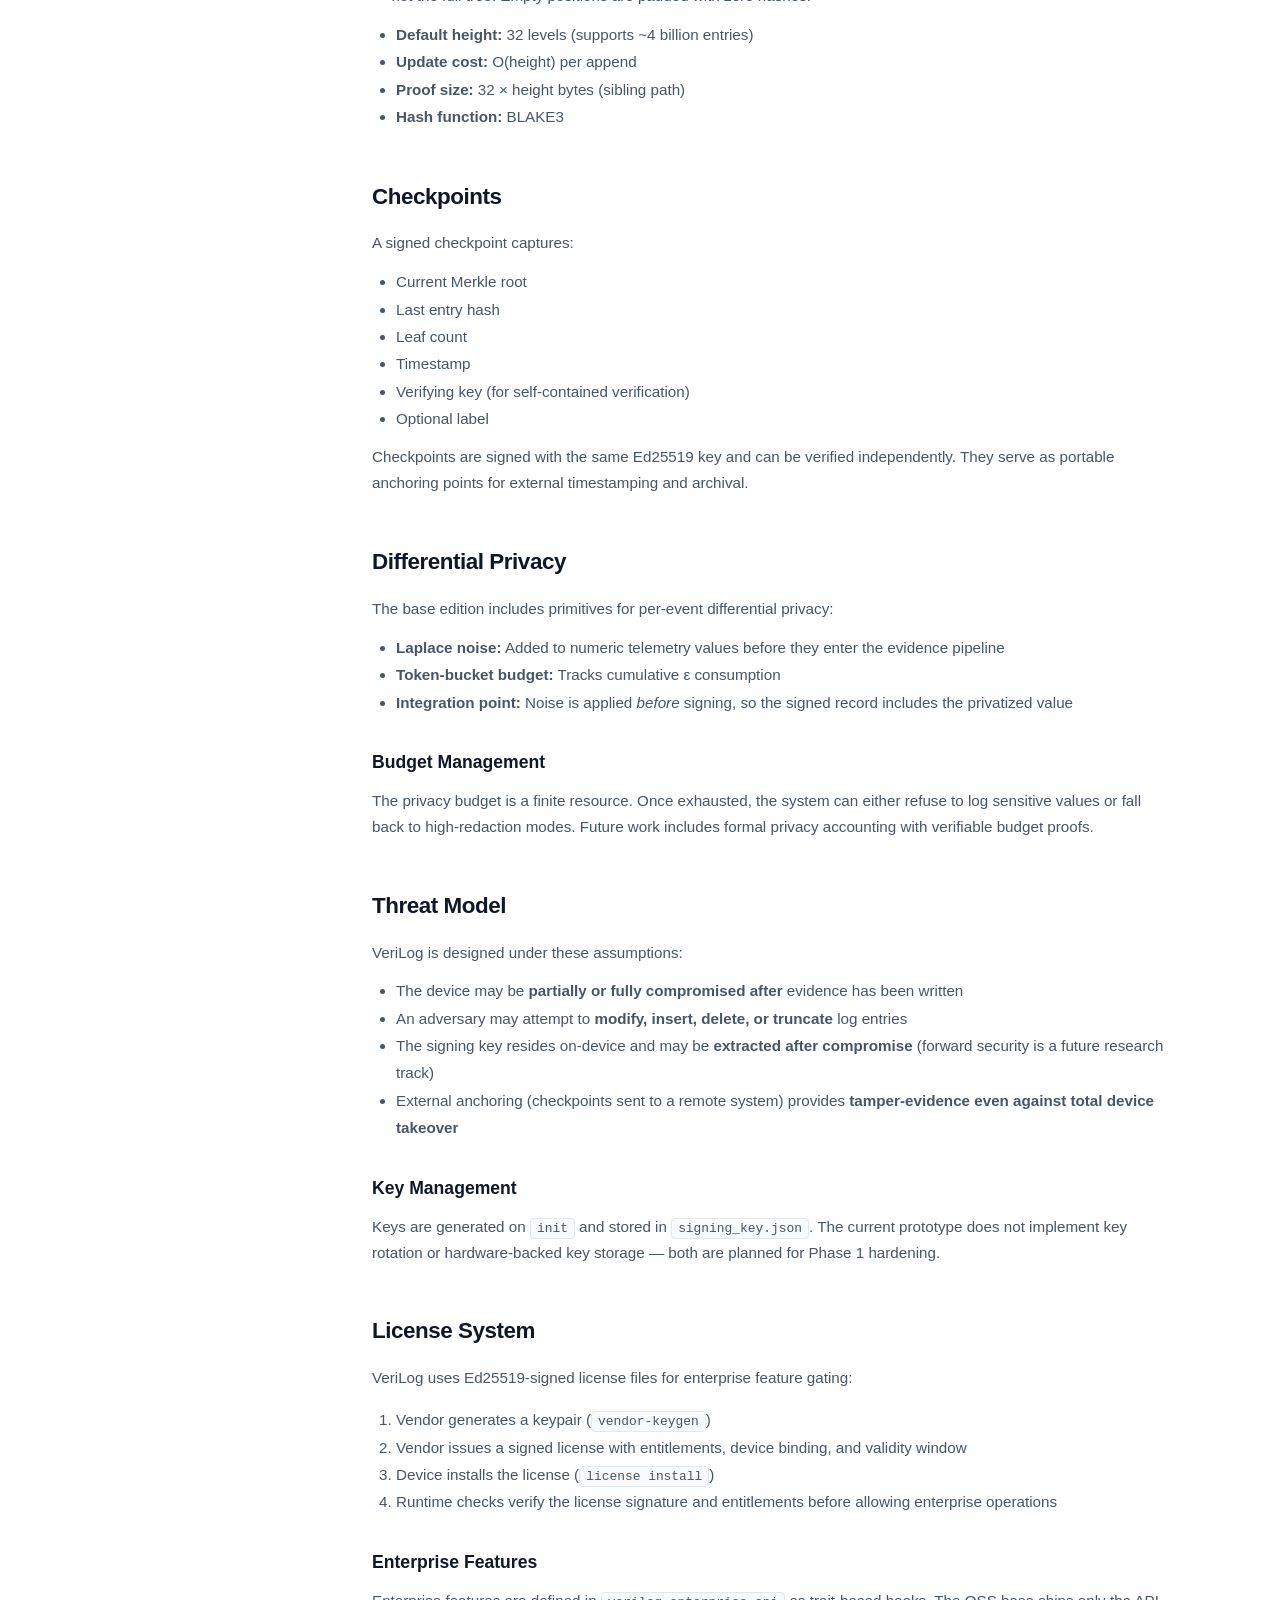
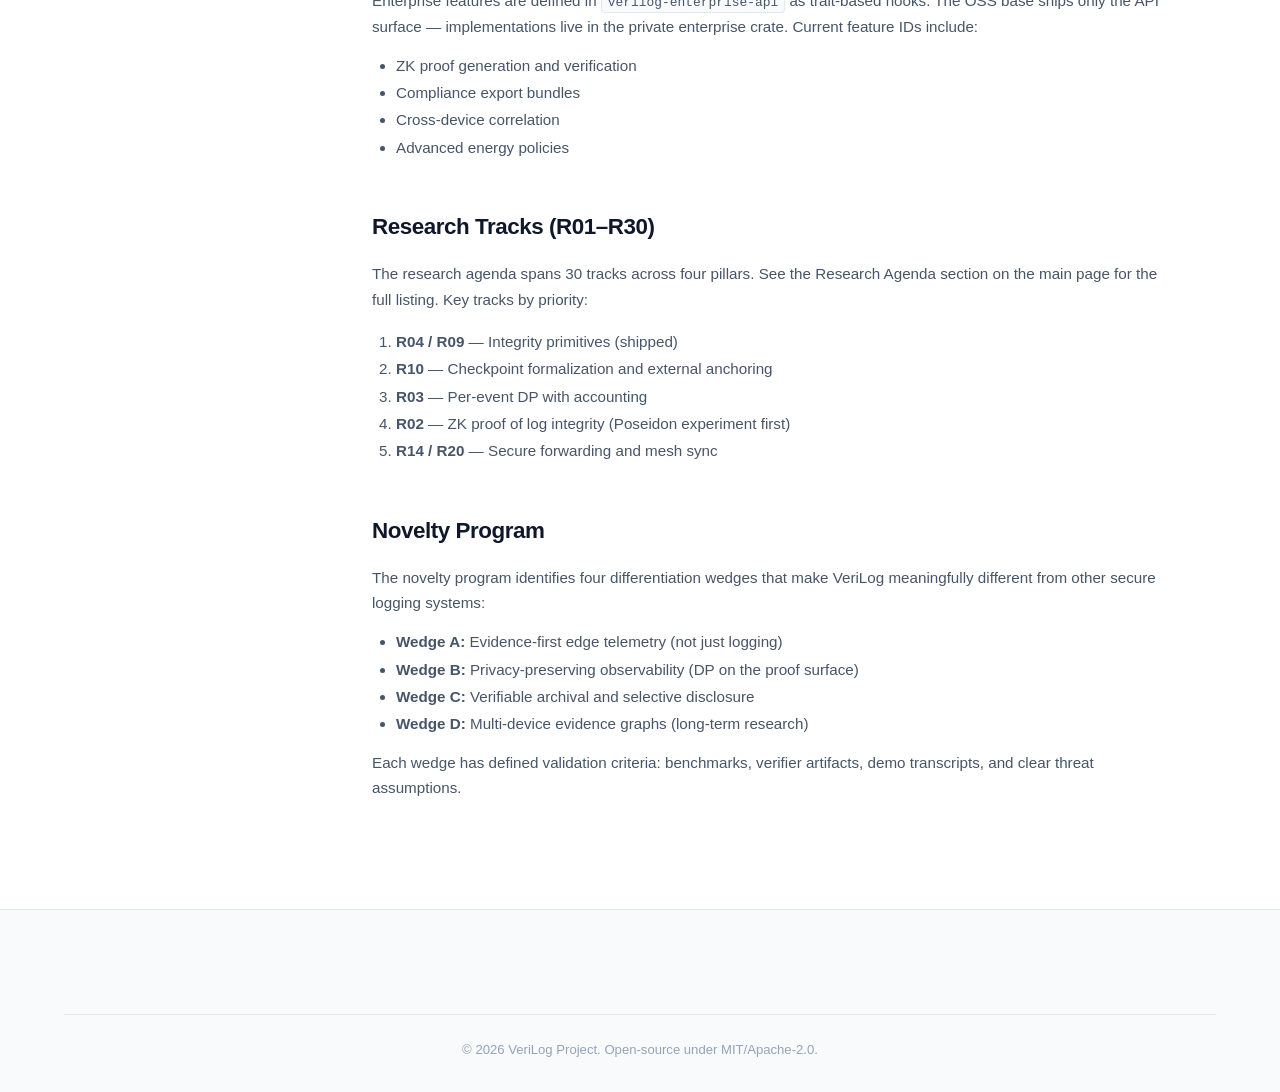
<file: site/docs.html>
<!doctype html>
<html lang="en">
  <head>
    <meta charset="utf-8">
    <meta name="viewport" content="width=device-width, initial-scale=1">
    <title>Documentation | VeriLog</title>
    <meta name="description" content="Technical documentation for VeriLog — architecture, storage format, cryptography, privacy, and research.">
    <link rel="stylesheet" href="./styles.css">
  </head>
  <body>
    <!-- Navigation -->
    <nav class="navbar" id="navbar">
      <div class="nav-container">
        <a class="brand" href="./index.html">
          <span class="brand-icon">&#9670;</span> VeriLog
        </a>
        <button class="nav-toggle" id="navToggle" aria-label="Toggle menu">
          <span></span><span></span><span></span>
        </button>
        <div class="nav-menu" id="navMenu">
          <div class="nav-group">
            <a href="./index.html">Home</a>
            <a href="./index.html#research">Research</a>
            <a href="./index.html#roadmap">Roadmap</a>
            <a href="./docs.html" style="color:var(--brand);font-weight:700;">Docs</a>
          </div>
          <a class="nav-cta" href="https://github.com/pinkysworld/VeriLog">GitHub</a>
        </div>
      </div>
    </nav>

    <div class="container">
      <div class="docs-layout">
        <!-- Sidebar -->
        <aside class="docs-sidebar">
          <h4>Getting Started</h4>
          <a href="#overview" class="active">Overview</a>
          <a href="#quickstart">Quick Start</a>
          <a href="#cli-reference">CLI Reference</a>

          <h4>Architecture</h4>
          <a href="#system-design">System Design</a>
          <a href="#crate-structure">Crate Structure</a>
          <a href="#data-flow">Data Flow</a>
          <a href="#trust-boundaries">Trust Boundaries</a>

          <h4>Storage &amp; Crypto</h4>
          <a href="#storage-format">Storage Format</a>
          <a href="#hash-chain">Hash Chain</a>
          <a href="#merkle-tree">Merkle Tree</a>
          <a href="#checkpoints">Checkpoints</a>

          <h4>Privacy</h4>
          <a href="#dp-overview">Differential Privacy</a>
          <a href="#budget-management">Budget Management</a>

          <h4>Security</h4>
          <a href="#threat-model">Threat Model</a>
          <a href="#key-management">Key Management</a>

          <h4>Licensing</h4>
          <a href="#license-system">License System</a>
          <a href="#enterprise-features">Enterprise Features</a>

          <h4>Research</h4>
          <a href="#research-tracks">Research Tracks</a>
          <a href="#novelty-program">Novelty Program</a>
        </aside>

        <!-- Content -->
        <main class="docs-content">
          <h1 id="overview">VeriLog Documentation</h1>
          <p>VeriLog is a Rust-based edge logging engine that turns device telemetry into a verifiable evidence stream. It provides append-only records, signed checkpoints, privacy-aware payloads, and a migration path toward zero-knowledge integrity proofs — all packaged as a single binary.</p>

          <h2 id="quickstart">Quick Start</h2>
          <h3>Build from source</h3>
          <pre><code># Clone and build
git clone https://github.com/pinkysworld/VeriLog.git
cd verilog
cargo build --release -p verilogd

# With admin console
cargo build --release -p verilogd --features admin-console</code></pre>

          <h3>Basic workflow</h3>
          <pre><code># Initialize a new store
verilogd init --store ./my-store

# Append an entry
verilogd append --store ./my-store --kind "sensor.temperature" \
  --payload '{"value": 22.5, "unit": "celsius"}' --level info

# Verify the entire store
verilogd verify --store ./my-store

# Generate a membership proof
verilogd proof membership --store ./my-store --index 0 --out proof.json

# Create a signed checkpoint
verilogd checkpoint create --store ./my-store --label "daily-anchor"

# Export as JSON lines
verilogd export --store ./my-store --out export.jsonl</code></pre>

          <h2 id="cli-reference">CLI Reference</h2>
          <p>The <code>verilogd</code> binary provides the following commands:</p>
          <ul>
            <li><code>init</code> — Initialize a new log store with key generation</li>
            <li><code>append</code> — Append a signed entry to the log</li>
            <li><code>verify</code> — Verify the full integrity of a store</li>
            <li><code>status</code> — Show store status (leaf count, root, last entry)</li>
            <li><code>export</code> — Export entries as JSON Lines</li>
            <li><code>proof membership</code> — Generate a Merkle membership proof</li>
            <li><code>proof verify</code> — Verify a membership proof</li>
            <li><code>checkpoint create</code> — Create a signed checkpoint snapshot</li>
            <li><code>checkpoint verify</code> — Verify a checkpoint signature</li>
            <li><code>license install|status|issue|vendor-keygen</code> — License management</li>
            <li><code>serve</code> — Start the admin console HTTP server (requires feature flag)</li>
          </ul>

          <h2 id="system-design">System Design</h2>
          <p>VeriLog is architected as a <strong>single executable</strong> (<code>verilogd</code>) that embeds a verifiable append-only log store, a license verifier, an optional admin console, and optional enterprise hooks.</p>

          <h3 id="crate-structure">Crate Structure</h3>
          <ul>
            <li><strong>verilog-core</strong> — Core library: LogStore, MerkleFrontier, crypto, DP primitives, energy policy</li>
            <li><strong>verilog-license</strong> — Ed25519-based license verification and device ID generation</li>
            <li><strong>verilog-enterprise-api</strong> — Enterprise feature traits and hooks (OSS stubs only)</li>
            <li><strong>verilogd</strong> — CLI binary integrating all crates with Clap argument parsing</li>
          </ul>

          <h3 id="data-flow">Data Flow</h3>
          <h4>Append operation</h4>
          <ol>
            <li>Client calls <code>LogStore::append(kind, payload, level)</code></li>
            <li>Store reads previous entry hash and Merkle frontier</li>
            <li>Builds unsigned entry with hash chain link and rolling window commitment</li>
            <li>Computes leaf hash, pushes to Merkle frontier, gets new root</li>
            <li>Signs the entry hash with Ed25519</li>
            <li>Appends record to <code>entries.bin</code>, leaf hash to <code>leaves.bin</code></li>
            <li>Atomically updates <code>meta.json</code></li>
          </ol>

          <h4>Verification</h4>
          <ol>
            <li>Iterate all entries sequentially</li>
            <li>Re-compute hash chain, window commitments, leaf hashes, Merkle roots</li>
            <li>Verify every Ed25519 signature</li>
            <li>Fail fast on any mismatch</li>
          </ol>

          <h3 id="trust-boundaries">Trust Boundaries</h3>
          <p>The device running VeriLog may be partially compromised <em>after</em> evidence is captured. The log provides tamper-evidence for historical data. Enterprise features are gated by license checks and compiled only in private builds.</p>

          <h2 id="storage-format">Storage Format</h2>
          <p>Each store is a directory with four files:</p>
          <ul>
            <li><code>entries.bin</code> — Length-prefixed postcard-serialized log entries</li>
            <li><code>leaves.bin</code> — Raw 32-byte leaf hashes, sequential</li>
            <li><code>meta.json</code> — Store metadata: tree height, leaf count, frontier, previous hashes</li>
            <li><code>signing_key.json</code> — Ed25519 keypair (generated on init)</li>
          </ul>
          <p>Entries use a length-delimited format: <code>[4-byte LE length][postcard bytes]</code>. This allows sequential reads without a separate index (index optimization is on the roadmap).</p>

          <h2 id="hash-chain">Hash Chain</h2>
          <p>Every entry stores the hash of the previous entry as <code>prev_entry_hash</code>. Entry index 0 uses a zero hash. This creates a linear chain — modifying any entry breaks all subsequent links.</p>
          <p>Additionally, a <strong>rolling window hash</strong> (<code>window_hash = H(prev_window || prev_entry_hash)</code>) provides a sliding commitment for forensic post-compromise analysis.</p>

          <h2 id="merkle-tree">Merkle Tree</h2>
          <p>VeriLog uses a <strong>fixed-height incremental Merkle frontier</strong>. Only the frontier nodes (one per level) are kept in memory — not the full tree. Empty positions are padded with zero hashes.</p>
          <ul>
            <li><strong>Default height:</strong> 32 levels (supports ~4 billion entries)</li>
            <li><strong>Update cost:</strong> O(height) per append</li>
            <li><strong>Proof size:</strong> 32 × height bytes (sibling path)</li>
            <li><strong>Hash function:</strong> BLAKE3</li>
          </ul>

          <h2 id="checkpoints">Checkpoints</h2>
          <p>A signed checkpoint captures:</p>
          <ul>
            <li>Current Merkle root</li>
            <li>Last entry hash</li>
            <li>Leaf count</li>
            <li>Timestamp</li>
            <li>Verifying key (for self-contained verification)</li>
            <li>Optional label</li>
          </ul>
          <p>Checkpoints are signed with the same Ed25519 key and can be verified independently. They serve as portable anchoring points for external timestamping and archival.</p>

          <h2 id="dp-overview">Differential Privacy</h2>
          <p>The base edition includes primitives for per-event differential privacy:</p>
          <ul>
            <li><strong>Laplace noise:</strong> Added to numeric telemetry values before they enter the evidence pipeline</li>
            <li><strong>Token-bucket budget:</strong> Tracks cumulative ε consumption</li>
            <li><strong>Integration point:</strong> Noise is applied <em>before</em> signing, so the signed record includes the privatized value</li>
          </ul>

          <h3 id="budget-management">Budget Management</h3>
          <p>The privacy budget is a finite resource. Once exhausted, the system can either refuse to log sensitive values or fall back to high-redaction modes. Future work includes formal privacy accounting with verifiable budget proofs.</p>

          <h2 id="threat-model">Threat Model</h2>
          <p>VeriLog is designed under these assumptions:</p>
          <ul>
            <li>The device may be <strong>partially or fully compromised after</strong> evidence has been written</li>
            <li>An adversary may attempt to <strong>modify, insert, delete, or truncate</strong> log entries</li>
            <li>The signing key resides on-device and may be <strong>extracted after compromise</strong> (forward security is a future research track)</li>
            <li>External anchoring (checkpoints sent to a remote system) provides <strong>tamper-evidence even against total device takeover</strong></li>
          </ul>

          <h3 id="key-management">Key Management</h3>
          <p>Keys are generated on <code>init</code> and stored in <code>signing_key.json</code>. The current prototype does not implement key rotation or hardware-backed key storage — both are planned for Phase 1 hardening.</p>

          <h2 id="license-system">License System</h2>
          <p>VeriLog uses Ed25519-signed license files for enterprise feature gating:</p>
          <ol>
            <li>Vendor generates a keypair (<code>vendor-keygen</code>)</li>
            <li>Vendor issues a signed license with entitlements, device binding, and validity window</li>
            <li>Device installs the license (<code>license install</code>)</li>
            <li>Runtime checks verify the license signature and entitlements before allowing enterprise operations</li>
          </ol>

          <h3 id="enterprise-features">Enterprise Features</h3>
          <p>Enterprise features are defined in <code>verilog-enterprise-api</code> as trait-based hooks. The OSS base ships only the API surface — implementations live in the private enterprise crate. Current feature IDs include:</p>
          <ul>
            <li>ZK proof generation and verification</li>
            <li>Compliance export bundles</li>
            <li>Cross-device correlation</li>
            <li>Advanced energy policies</li>
          </ul>

          <h2 id="research-tracks">Research Tracks (R01–R30)</h2>
          <p>The research agenda spans 30 tracks across four pillars. See the <a href="./index.html#research">Research Agenda</a> section on the main page for the full listing. Key tracks by priority:</p>
          <ol>
            <li><strong>R04 / R09</strong> — Integrity primitives (shipped)</li>
            <li><strong>R10</strong> — Checkpoint formalization and external anchoring</li>
            <li><strong>R03</strong> — Per-event DP with accounting</li>
            <li><strong>R02</strong> — ZK proof of log integrity (Poseidon experiment first)</li>
            <li><strong>R14 / R20</strong> — Secure forwarding and mesh sync</li>
          </ol>

          <h2 id="novelty-program">Novelty Program</h2>
          <p>The novelty program identifies four differentiation wedges that make VeriLog meaningfully different from other secure logging systems:</p>
          <ul>
            <li><strong>Wedge A:</strong> Evidence-first edge telemetry (not just logging)</li>
            <li><strong>Wedge B:</strong> Privacy-preserving observability (DP on the proof surface)</li>
            <li><strong>Wedge C:</strong> Verifiable archival and selective disclosure</li>
            <li><strong>Wedge D:</strong> Multi-device evidence graphs (long-term research)</li>
          </ul>
          <p>Each wedge has defined validation criteria: benchmarks, verifier artifacts, demo transcripts, and clear threat assumptions.</p>
        </main>
      </div>
    </div>

    <footer class="site-footer">
      <div class="container">
        <div class="footer-bottom">
          <p>&copy; 2026 VeriLog Project. Open-source under MIT/Apache-2.0.</p>
        </div>
      </div>
    </footer>

    <script>
      // Navbar scroll effect
      const navbar = document.getElementById("navbar");
      window.addEventListener("scroll", () => {
        navbar.classList.toggle("scrolled", window.scrollY > 10);
      }, { passive: true });

      // Mobile nav
      const toggle = document.getElementById("navToggle");
      const menu = document.getElementById("navMenu");
      if (toggle && menu) {
        toggle.addEventListener("click", () => menu.classList.toggle("open"));
      }

      // Active sidebar link tracking
      const sidebarLinks = document.querySelectorAll(".docs-sidebar a");
      const sections = Array.from(sidebarLinks).map(a => {
        const id = a.getAttribute("href").slice(1);
        return { link: a, el: document.getElementById(id) };
      }).filter(s => s.el);

      const observer = new IntersectionObserver(entries => {
        entries.forEach(entry => {
          if (entry.isIntersecting) {
            sidebarLinks.forEach(l => l.classList.remove("active"));
            const found = sections.find(s => s.el === entry.target);
            if (found) found.link.classList.add("active");
          }
        });
      }, { rootMargin: "-20% 0px -70% 0px" });

      sections.forEach(s => observer.observe(s.el));
    </script>
  </body>
</html>
</file>
<file: site/styles.css>
/* ============================================================
   VeriLog — Professional Design System
   ============================================================ */

:root {
  /* Color Palette */
  --ink:          #0f172a;
  --ink-soft:     #475569;
  --ink-muted:    #94a3b8;
  --surface:      #ffffff;
  --surface-alt:  #f8fafc;
  --surface-dark: #0f172a;
  --border:       #e2e8f0;
  --border-light: #f1f5f9;

  /* Brand Colors */
  --brand:        #0d9488;
  --brand-light:  #ccfbf1;
  --brand-dark:   #115e59;
  --accent:       #f59e0b;
  --accent-light: #fef3c7;

  /* Status Colors */
  --green:        #10b981;
  --blue:         #3b82f6;
  --orange:       #f97316;
  --purple:       #8b5cf6;

  /* Shadows */
  --shadow-sm:    0 1px 2px rgba(0,0,0,0.05);
  --shadow-md:    0 4px 6px -1px rgba(0,0,0,0.07), 0 2px 4px -2px rgba(0,0,0,0.05);
  --shadow-lg:    0 10px 25px -3px rgba(0,0,0,0.08), 0 4px 6px -4px rgba(0,0,0,0.04);
  --shadow-xl:    0 20px 50px -12px rgba(0,0,0,0.15);

  /* Typography */
  --font-sans:    'Inter', -apple-system, BlinkMacSystemFont, 'Segoe UI', sans-serif;
  --font-mono:    'JetBrains Mono', 'Fira Code', 'SF Mono', monospace;

  /* Spacing */
  --nav-height:   72px;
  --section-pad:  96px;
  --container:    1200px;

  /* Transitions */
  --ease:         cubic-bezier(0.4, 0, 0.2, 1);
}

/* ---- Reset ---- */
*, *::before, *::after { box-sizing: border-box; }
html { scroll-behavior: smooth; scroll-padding-top: var(--nav-height); }
body {
  margin: 0;
  font-family: var(--font-sans);
  font-size: 16px;
  line-height: 1.6;
  color: var(--ink);
  background: var(--surface);
  -webkit-font-smoothing: antialiased;
}
a { color: inherit; text-decoration: none; }
h1, h2, h3, h4, p, ul { margin: 0; }
img { max-width: 100%; display: block; }
button { font: inherit; cursor: pointer; }

/* ---- Container ---- */
.container {
  max-width: var(--container);
  margin: 0 auto;
  padding: 0 24px;
}

/* ============================================================
   NAVIGATION
   ============================================================ */
.navbar {
  position: fixed;
  top: 0;
  left: 0;
  right: 0;
  z-index: 1000;
  height: var(--nav-height);
  background: rgba(255,255,255,0.92);
  backdrop-filter: blur(12px) saturate(180%);
  border-bottom: 1px solid var(--border);
  transition: box-shadow 0.3s var(--ease);
}
.navbar.scrolled { box-shadow: var(--shadow-md); }

.nav-container {
  max-width: var(--container);
  margin: 0 auto;
  padding: 0 24px;
  height: 100%;
  display: flex;
  align-items: center;
  justify-content: space-between;
}

.brand {
  display: flex;
  align-items: center;
  gap: 8px;
  font-size: 1.2rem;
  font-weight: 800;
  letter-spacing: -0.03em;
  color: var(--ink);
}
.brand-icon {
  color: var(--brand);
  font-size: 1.1rem;
}

.nav-menu {
  display: flex;
  align-items: center;
  gap: 8px;
}

.nav-group {
  display: flex;
  align-items: center;
  gap: 4px;
}

.nav-group > a,
.dropdown-trigger {
  padding: 8px 14px;
  font-size: 0.9rem;
  font-weight: 500;
  color: var(--ink-soft);
  border: none;
  background: none;
  border-radius: 8px;
  transition: all 0.2s var(--ease);
}
.nav-group > a:hover,
.dropdown-trigger:hover {
  color: var(--ink);
  background: var(--surface-alt);
}

.caret { font-size: 0.7em; margin-left: 2px; }

/* Dropdown */
.dropdown { position: relative; }
.dropdown-menu {
  display: none;
  position: absolute;
  top: calc(100% + 8px);
  left: 50%;
  transform: translateX(-50%);
  min-width: 200px;
  background: var(--surface);
  border: 1px solid var(--border);
  border-radius: 12px;
  padding: 8px;
  box-shadow: var(--shadow-lg);
  z-index: 100;
}
.dropdown:hover .dropdown-menu,
.dropdown:focus-within .dropdown-menu { display: block; }

.dropdown-wide {
  min-width: 320px;
  display: none;
  padding: 12px 16px;
}
.dropdown:hover .dropdown-wide,
.dropdown:focus-within .dropdown-wide { display: block; }

.dropdown-menu a {
  display: block;
  padding: 8px 12px;
  font-size: 0.88rem;
  color: var(--ink-soft);
  border-radius: 8px;
  transition: all 0.15s var(--ease);
}
.dropdown-menu a:hover {
  color: var(--ink);
  background: var(--surface-alt);
}

.dropdown-heading {
  display: block;
  padding: 4px 12px 6px;
  font-size: 0.72rem;
  font-weight: 700;
  letter-spacing: 0.08em;
  text-transform: uppercase;
  color: var(--ink-muted);
}
.dropdown-divider {
  height: 1px;
  background: var(--border);
  margin: 8px 0;
}
.dropdown-section { margin-bottom: 4px; }

.nav-cta {
  margin-left: 16px;
  padding: 8px 18px;
  font-size: 0.88rem;
  font-weight: 600;
  color: var(--surface);
  background: var(--ink);
  border-radius: 8px;
  transition: all 0.2s var(--ease);
}
.nav-cta:hover { background: #1e293b; }

/* Mobile Nav Toggle */
.nav-toggle {
  display: none;
  flex-direction: column;
  gap: 5px;
  padding: 8px;
  background: none;
  border: none;
}
.nav-toggle span {
  display: block;
  width: 22px;
  height: 2px;
  background: var(--ink);
  border-radius: 2px;
  transition: all 0.3s var(--ease);
}

/* ============================================================
   HERO
   ============================================================ */
.hero {
  padding-top: calc(var(--nav-height) + 80px);
  padding-bottom: 80px;
  background:
    radial-gradient(ellipse 80% 60% at 20% 40%, rgba(13,148,136,0.06), transparent),
    radial-gradient(ellipse 60% 50% at 80% 20%, rgba(245,158,11,0.05), transparent),
    linear-gradient(180deg, var(--surface) 0%, var(--surface-alt) 100%);
}

.hero .container {
  display: grid;
  grid-template-columns: 1.1fr 0.9fr;
  gap: 64px;
  align-items: center;
}

.hero-badge {
  display: inline-block;
  padding: 6px 16px;
  font-size: 0.78rem;
  font-weight: 600;
  letter-spacing: 0.04em;
  color: var(--brand-dark);
  background: var(--brand-light);
  border-radius: 999px;
  margin-bottom: 24px;
}

.hero h1 {
  font-size: clamp(2.8rem, 5.5vw, 5rem);
  line-height: 1.05;
  letter-spacing: -0.04em;
  font-weight: 800;
}
.hero h1 em {
  font-style: normal;
  color: var(--brand);
}

.hero-lead {
  margin-top: 20px;
  font-size: 1.12rem;
  line-height: 1.7;
  color: var(--ink-soft);
  max-width: 540px;
}

.hero-actions {
  display: flex;
  flex-wrap: wrap;
  gap: 12px;
  margin-top: 32px;
}

/* Trust Stack Visual */
.trust-stack {
  display: flex;
  flex-direction: column;
  gap: 12px;
}
.trust-layer {
  display: flex;
  align-items: center;
  gap: 16px;
  padding: 20px 24px;
  background: var(--surface);
  border: 1px solid var(--border);
  border-radius: 16px;
  box-shadow: var(--shadow-sm);
  transition: all 0.3s var(--ease);
}
.trust-layer:hover {
  box-shadow: var(--shadow-md);
  transform: translateX(4px);
}
.layer-num {
  font-size: 0.78rem;
  font-weight: 800;
  color: var(--ink-muted);
  letter-spacing: 0.06em;
  font-family: var(--font-mono);
}
.layer-label {
  flex: 1;
  font-weight: 600;
  font-size: 0.95rem;
}
.layer-status {
  padding: 4px 12px;
  font-size: 0.72rem;
  font-weight: 700;
  letter-spacing: 0.04em;
  border-radius: 999px;
}
.layer-status.shipped { background: #d1fae5; color: #065f46; }
.layer-status.active  { background: #dbeafe; color: #1e40af; }
.layer-status.upcoming { background: var(--accent-light); color: #92400e; }

/* ============================================================
   BUTTONS
   ============================================================ */
.btn {
  display: inline-flex;
  align-items: center;
  justify-content: center;
  padding: 12px 24px;
  font-size: 0.92rem;
  font-weight: 600;
  border-radius: 10px;
  border: none;
  cursor: pointer;
  transition: all 0.2s var(--ease);
}
.btn-primary {
  background: var(--ink);
  color: var(--surface);
}
.btn-primary:hover { background: #1e293b; transform: translateY(-1px); box-shadow: var(--shadow-md); }
.btn-outline {
  background: var(--surface);
  color: var(--ink);
  border: 1.5px solid var(--border);
}
.btn-outline:hover { border-color: var(--ink-muted); background: var(--surface-alt); }
.btn-ghost {
  background: rgba(255,255,255,0.15);
  color: var(--surface);
  border: 1.5px solid rgba(255,255,255,0.25);
}
.btn-ghost:hover { background: rgba(255,255,255,0.22); }
.btn-lg { padding: 14px 32px; font-size: 1rem; }

/* ============================================================
   STATS BANNER
   ============================================================ */
.stats-banner {
  padding: 48px 0;
  background: var(--surface);
  border-top: 1px solid var(--border);
  border-bottom: 1px solid var(--border);
}
.stats-row {
  display: flex;
  align-items: center;
  justify-content: center;
  gap: 48px;
}
.stat { text-align: center; }
.stat-number {
  display: block;
  font-size: 2.8rem;
  font-weight: 800;
  letter-spacing: -0.04em;
  color: var(--ink);
  line-height: 1;
}
.stat-desc {
  display: block;
  margin-top: 8px;
  font-size: 0.85rem;
  color: var(--ink-muted);
  line-height: 1.4;
}
.stat-divider {
  width: 1px;
  height: 48px;
  background: var(--border);
}

/* ============================================================
   SECTIONS
   ============================================================ */
.section {
  padding: var(--section-pad) 0;
}
.section-alt {
  background: var(--surface-alt);
}
.section-dark {
  background: var(--surface-dark);
  color: var(--surface);
}

.section-header {
  text-align: center;
  max-width: 680px;
  margin: 0 auto 56px;
}
.section-header.light .section-tag { background: rgba(13,148,136,0.15); color: #5eead4; }
.section-header.light .section-lead { color: var(--ink-muted); }

.section-tag {
  display: inline-block;
  padding: 4px 14px;
  font-size: 0.72rem;
  font-weight: 700;
  letter-spacing: 0.1em;
  text-transform: uppercase;
  color: var(--brand-dark);
  background: var(--brand-light);
  border-radius: 999px;
  margin-bottom: 16px;
}
.section-header h2 {
  font-size: clamp(2rem, 4vw, 3rem);
  line-height: 1.1;
  letter-spacing: -0.03em;
  font-weight: 800;
}
.section-lead {
  margin-top: 16px;
  font-size: 1.05rem;
  line-height: 1.7;
  color: var(--ink-soft);
}

/* ============================================================
   FEATURES GRID
   ============================================================ */
.features-grid {
  display: grid;
  grid-template-columns: repeat(3, 1fr);
  gap: 20px;
}
.feature-card {
  padding: 32px;
  background: var(--surface);
  border: 1px solid var(--border);
  border-radius: 16px;
  transition: all 0.3s var(--ease);
}
.feature-card:hover {
  box-shadow: var(--shadow-lg);
  transform: translateY(-2px);
}
.feature-icon {
  font-size: 1.8rem;
  margin-bottom: 16px;
}
.feature-card h3 {
  font-size: 1.05rem;
  font-weight: 700;
  margin-bottom: 8px;
}
.feature-card p {
  font-size: 0.9rem;
  color: var(--ink-soft);
  line-height: 1.6;
}

/* ============================================================
   ARCHITECTURE DIAGRAM
   ============================================================ */
.arch-diagram {
  max-width: 800px;
  margin: 0 auto;
}
.arch-row {
  display: flex;
  gap: 16px;
  justify-content: center;
}
.arch-row-libs { gap: 12px; }

.arch-box {
  padding: 24px 32px;
  border-radius: 14px;
  text-align: center;
  border: 1.5px solid var(--border);
  flex: 1;
  max-width: 280px;
  transition: all 0.3s var(--ease);
}
.arch-box:hover { transform: translateY(-2px); box-shadow: var(--shadow-md); }

.arch-binary  { background: var(--ink); color: var(--surface); border-color: var(--ink); max-width: 100%; }
.arch-core    { background: #ecfdf5; border-color: #a7f3d0; }
.arch-license { background: #eff6ff; border-color: #bfdbfe; }
.arch-enterprise { background: #fef3c7; border-color: #fde68a; }
.arch-storage { background: var(--surface-alt); max-width: 100%; }

.arch-title {
  font-size: 0.95rem;
  font-weight: 700;
  font-family: var(--font-mono);
}
.arch-desc {
  font-size: 0.8rem;
  margin-top: 6px;
  color: var(--ink-soft);
}
.arch-binary .arch-desc { color: var(--ink-muted); }

.arch-connector {
  width: 2px;
  height: 24px;
  background: var(--border);
  margin: 0 auto;
}

/* ============================================================
   TWO COLUMN LAYOUTS
   ============================================================ */
.two-col {
  display: grid;
  grid-template-columns: 1fr 1fr;
  gap: 64px;
  align-items: center;
}
.two-col.reverse { direction: rtl; }
.two-col.reverse > * { direction: ltr; }

.col-text h2 {
  font-size: clamp(1.8rem, 3.5vw, 2.5rem);
  line-height: 1.1;
  letter-spacing: -0.03em;
  font-weight: 800;
  margin-top: 12px;
}
.col-text > p {
  margin-top: 16px;
  font-size: 1rem;
  line-height: 1.7;
  color: var(--ink-soft);
}

.check-list {
  margin-top: 20px;
  padding: 0;
  list-style: none;
}
.check-list li {
  position: relative;
  padding: 6px 0 6px 28px;
  font-size: 0.92rem;
  color: var(--ink-soft);
}
.check-list li::before {
  content: '✓';
  position: absolute;
  left: 0;
  color: var(--green);
  font-weight: 700;
}

/* Threat Card */
.threat-card {
  background: var(--surface);
  border: 1px solid var(--border);
  border-radius: 16px;
  padding: 32px;
  box-shadow: var(--shadow-md);
}
.threat-card h4 {
  font-size: 0.88rem;
  font-weight: 700;
  margin-bottom: 20px;
  color: var(--ink);
}
.threat-item {
  display: flex;
  align-items: center;
  gap: 12px;
  padding: 10px 0;
  font-size: 0.88rem;
  color: var(--ink-soft);
  border-top: 1px solid var(--border-light);
}
.threat-icon {
  width: 24px;
  height: 24px;
  display: flex;
  align-items: center;
  justify-content: center;
  border-radius: 50%;
  font-size: 0.7rem;
  flex-shrink: 0;
}
.threat-covered { background: #d1fae5; color: #065f46; }
.threat-future  { background: var(--accent-light); color: #92400e; }

/* ============================================================
   PRIVACY / DP VISUAL
   ============================================================ */
.dp-visual {
  background: var(--surface);
  border: 1px solid var(--border);
  border-radius: 16px;
  padding: 40px 32px;
  box-shadow: var(--shadow-md);
}
.dp-pipeline {
  display: flex;
  align-items: center;
  justify-content: center;
  gap: 16px;
}
.dp-stage {
  text-align: center;
  padding: 20px 16px;
  border-radius: 12px;
  background: var(--surface-alt);
  border: 1px solid var(--border);
  min-width: 120px;
}
.dp-stage-highlight {
  background: var(--brand-light);
  border-color: #99f6e4;
}
.dp-stage-num {
  display: block;
  font-size: 1.4rem;
  font-weight: 800;
  color: var(--brand);
}
.dp-stage-label {
  display: block;
  font-size: 0.78rem;
  font-weight: 600;
  color: var(--ink-soft);
  margin-top: 4px;
}
.dp-arrow {
  font-size: 1.5rem;
  color: var(--ink-muted);
}
.dp-note {
  text-align: center;
  margin-top: 20px;
  font-size: 0.82rem;
  font-weight: 600;
  color: var(--brand);
  letter-spacing: 0.02em;
}

/* ============================================================
   MERKLE FEATURES
   ============================================================ */
.merkle-features {
  display: grid;
  grid-template-columns: repeat(4, 1fr);
  gap: 20px;
}
.merkle-card {
  text-align: center;
  padding: 32px 24px;
  background: var(--surface);
  border: 1px solid var(--border);
  border-radius: 16px;
  transition: all 0.3s var(--ease);
}
.merkle-card:hover { box-shadow: var(--shadow-md); transform: translateY(-2px); }
.merkle-card h4 {
  font-size: 0.82rem;
  text-transform: uppercase;
  letter-spacing: 0.08em;
  color: var(--ink-muted);
  margin-bottom: 12px;
}
.merkle-metric {
  font-size: 1.6rem;
  font-weight: 800;
  font-family: var(--font-mono);
  color: var(--brand);
  margin-bottom: 12px;
}
.merkle-card p {
  font-size: 0.85rem;
  color: var(--ink-soft);
  line-height: 1.5;
}

/* ============================================================
   RESEARCH PILLARS
   ============================================================ */
.research-pillars {
  display: grid;
  grid-template-columns: repeat(2, 1fr);
  gap: 24px;
}
.pillar {
  background: rgba(255,255,255,0.06);
  border: 1px solid rgba(255,255,255,0.1);
  border-radius: 16px;
  overflow: hidden;
}
.pillar-header {
  display: flex;
  align-items: center;
  gap: 12px;
  padding: 20px 24px;
  border-bottom: 1px solid rgba(255,255,255,0.08);
}
.pillar-icon { font-size: 1.3rem; }
.pillar-header h3 {
  font-size: 1rem;
  font-weight: 700;
}

.track-list { padding: 8px; }

.track-item {
  display: flex;
  align-items: flex-start;
  gap: 12px;
  padding: 12px 16px;
  border-radius: 10px;
  transition: background 0.2s var(--ease);
  cursor: default;
}
.track-item:hover { background: rgba(255,255,255,0.05); }

.track-id {
  font-size: 0.72rem;
  font-weight: 700;
  font-family: var(--font-mono);
  color: var(--brand);
  padding: 2px 8px;
  background: rgba(13,148,136,0.15);
  border-radius: 6px;
  white-space: nowrap;
  margin-top: 2px;
}
.track-info { flex: 1; }
.track-name {
  font-size: 0.88rem;
  font-weight: 600;
  color: var(--surface);
}
.track-desc {
  font-size: 0.78rem;
  color: var(--ink-muted);
  margin-top: 2px;
  line-height: 1.4;
}

/* ============================================================
   NOVELTY WEDGES
   ============================================================ */
.wedge-grid {
  display: grid;
  grid-template-columns: repeat(2, 1fr);
  gap: 20px;
}
.wedge-card {
  padding: 32px;
  background: var(--surface);
  border: 1px solid var(--border);
  border-radius: 16px;
  transition: all 0.3s var(--ease);
  position: relative;
  overflow: hidden;
}
.wedge-card::before {
  content: '';
  position: absolute;
  top: 0;
  left: 0;
  right: 0;
  height: 3px;
  background: linear-gradient(90deg, var(--brand), var(--accent));
}
.wedge-card:hover { box-shadow: var(--shadow-lg); transform: translateY(-2px); }
.wedge-letter {
  display: inline-flex;
  align-items: center;
  justify-content: center;
  width: 36px;
  height: 36px;
  font-size: 0.85rem;
  font-weight: 800;
  color: var(--brand-dark);
  background: var(--brand-light);
  border-radius: 10px;
  margin-bottom: 16px;
}
.wedge-card h3 {
  font-size: 1.1rem;
  font-weight: 700;
  margin-bottom: 10px;
}
.wedge-card p {
  font-size: 0.9rem;
  color: var(--ink-soft);
  line-height: 1.6;
}
.wedge-status {
  display: inline-block;
  margin-top: 16px;
  font-size: 0.78rem;
  font-weight: 600;
  color: var(--brand);
}

/* ============================================================
   TIMELINE / ROADMAP
   ============================================================ */
.timeline {
  position: relative;
  max-width: 700px;
  margin: 0 auto;
  padding-left: 40px;
}
.timeline::before {
  content: '';
  position: absolute;
  left: 15px;
  top: 0;
  bottom: 0;
  width: 2px;
  background: var(--border);
}

.timeline-item {
  position: relative;
  padding-bottom: 40px;
}
.timeline-item:last-child { padding-bottom: 0; }

.timeline-marker {
  position: absolute;
  left: -33px;
  top: 4px;
  width: 14px;
  height: 14px;
  border-radius: 50%;
  background: var(--border);
  border: 3px solid var(--surface-alt);
}
.timeline-item.done .timeline-marker   { background: var(--green); }
.timeline-item.active .timeline-marker { background: var(--blue); box-shadow: 0 0 0 4px rgba(59,130,246,0.2); }

.timeline-content {
  background: var(--surface);
  border: 1px solid var(--border);
  border-radius: 14px;
  padding: 24px;
}
.timeline-phase {
  font-size: 0.72rem;
  font-weight: 700;
  letter-spacing: 0.08em;
  text-transform: uppercase;
  color: var(--ink-muted);
  margin-bottom: 6px;
}
.timeline-content h3 {
  font-size: 1.1rem;
  font-weight: 700;
  margin-bottom: 12px;
}
.timeline-content ul {
  padding-left: 18px;
  font-size: 0.88rem;
  color: var(--ink-soft);
  line-height: 1.8;
  list-style: none;
}
.timeline-content li { padding-left: 1em; text-indent: -1em; }
.timeline-content li::before { content: "—  "; color: var(--ink-muted); }
.timeline-content li.done-item { color: var(--green); }
.timeline-content li.done-item::before { content: ""; }
.timeline-badge {
  display: inline-block;
  margin-top: 14px;
  padding: 4px 12px;
  font-size: 0.72rem;
  font-weight: 700;
  letter-spacing: 0.04em;
  border-radius: 999px;
  background: var(--surface-alt);
  color: var(--ink-muted);
}
.badge-done   { background: #d1fae5; color: #065f46; }
.badge-active { background: #dbeafe; color: #1e40af; }

/* ============================================================
   CTA FOOTER
   ============================================================ */
.cta-footer {
  text-align: center;
  max-width: 600px;
  margin: 0 auto;
  padding: 40px 0;
}
.cta-footer h2 {
  font-size: clamp(1.8rem, 3vw, 2.5rem);
  font-weight: 800;
  letter-spacing: -0.03em;
}
.cta-footer p {
  margin-top: 16px;
  font-size: 1rem;
  color: var(--ink-muted);
  line-height: 1.6;
}
.cta-actions {
  display: flex;
  justify-content: center;
  gap: 12px;
  margin-top: 32px;
}

/* ============================================================
   SITE FOOTER
   ============================================================ */
.site-footer {
  background: var(--surface-alt);
  border-top: 1px solid var(--border);
  padding: 56px 0 32px;
}
.footer-grid {
  display: grid;
  grid-template-columns: 2fr 1fr 1fr 1fr;
  gap: 48px;
}
.footer-brand p {
  margin-top: 12px;
  font-size: 0.85rem;
  color: var(--ink-muted);
  line-height: 1.5;
}
.footer-links h4 {
  font-size: 0.78rem;
  font-weight: 700;
  letter-spacing: 0.08em;
  text-transform: uppercase;
  color: var(--ink-muted);
  margin-bottom: 16px;
}
.footer-links a {
  display: block;
  padding: 4px 0;
  font-size: 0.88rem;
  color: var(--ink-soft);
  transition: color 0.2s;
}
.footer-links a:hover { color: var(--ink); }

.footer-bottom {
  margin-top: 48px;
  padding-top: 24px;
  border-top: 1px solid var(--border);
  text-align: center;
}
.footer-bottom p {
  font-size: 0.82rem;
  color: var(--ink-muted);
}

/* ============================================================
   DOCS PAGE
   ============================================================ */
.docs-layout {
  padding-top: calc(var(--nav-height) + 32px);
  display: grid;
  grid-template-columns: 260px 1fr;
  gap: 48px;
  min-height: 100vh;
}
.docs-sidebar {
  position: sticky;
  top: calc(var(--nav-height) + 32px);
  max-height: calc(100vh - var(--nav-height) - 64px);
  overflow-y: auto;
  padding-bottom: 48px;
}
.docs-sidebar h4 {
  font-size: 0.72rem;
  font-weight: 700;
  letter-spacing: 0.08em;
  text-transform: uppercase;
  color: var(--ink-muted);
  margin: 24px 0 8px;
}
.docs-sidebar h4:first-child { margin-top: 0; }

.docs-sidebar a {
  display: block;
  padding: 6px 12px;
  font-size: 0.88rem;
  color: var(--ink-soft);
  border-radius: 6px;
  border-left: 2px solid transparent;
  transition: all 0.15s;
}
.docs-sidebar a:hover {
  color: var(--ink);
  background: var(--surface-alt);
}
.docs-sidebar a.active {
  color: var(--brand);
  border-left-color: var(--brand);
  background: var(--brand-light);
}

.docs-content {
  padding-bottom: 96px;
  max-width: 800px;
}
.docs-content h1 {
  font-size: 2rem;
  font-weight: 800;
  letter-spacing: -0.03em;
  padding-bottom: 16px;
  border-bottom: 1px solid var(--border);
  margin-bottom: 32px;
}
.docs-content h2 {
  font-size: 1.4rem;
  font-weight: 700;
  letter-spacing: -0.02em;
  margin: 48px 0 16px;
}
.docs-content h3 {
  font-size: 1.1rem;
  font-weight: 600;
  margin: 32px 0 12px;
}
.docs-content p {
  font-size: 0.95rem;
  color: var(--ink-soft);
  line-height: 1.7;
  margin: 12px 0;
}
.docs-content ul, .docs-content ol {
  padding-left: 24px;
  font-size: 0.95rem;
  color: var(--ink-soft);
  line-height: 1.8;
}
.docs-content code {
  font-family: var(--font-mono);
  font-size: 0.85em;
  background: var(--surface-alt);
  padding: 2px 6px;
  border-radius: 4px;
  border: 1px solid var(--border);
}
.docs-content pre {
  background: var(--surface-dark);
  color: #e2e8f0;
  padding: 24px;
  border-radius: 12px;
  overflow-x: auto;
  font-size: 0.85rem;
  line-height: 1.6;
  margin: 20px 0;
}
.docs-content pre code {
  background: none;
  padding: 0;
  border: none;
  color: inherit;
}

/* ============================================================
   RESPONSIVE
   ============================================================ */
@media (max-width: 1024px) {
  .hero .container { grid-template-columns: 1fr; gap: 40px; }
  .hero-visual { display: none; }
  .features-grid { grid-template-columns: repeat(2, 1fr); }
  .research-pillars { grid-template-columns: 1fr; }
  .footer-grid { grid-template-columns: 1fr 1fr; gap: 32px; }
  .docs-layout { grid-template-columns: 1fr; }
  .docs-sidebar { display: none; }
}

@media (max-width: 768px) {
  :root { --section-pad: 64px; }

  .nav-toggle { display: flex; }
  .nav-menu {
    display: none;
    position: absolute;
    top: var(--nav-height);
    left: 0;
    right: 0;
    flex-direction: column;
    background: var(--surface);
    border-bottom: 1px solid var(--border);
    padding: 16px 24px;
    box-shadow: var(--shadow-lg);
  }
  .nav-menu.open { display: flex; }
  .nav-group { flex-direction: column; align-items: stretch; gap: 0; }
  .nav-cta { margin: 12px 0 0; text-align: center; }
  .dropdown-menu, .dropdown-wide {
    position: static;
    transform: none;
    box-shadow: none;
    border: none;
    padding: 0 0 0 16px;
  }

  .hero { padding-top: calc(var(--nav-height) + 40px); padding-bottom: 48px; }
  .hero h1 { font-size: 2.4rem; }

  .stats-row { flex-wrap: wrap; gap: 24px; }
  .stat-divider { display: none; }

  .features-grid { grid-template-columns: 1fr; }
  .two-col, .two-col.reverse { grid-template-columns: 1fr; direction: ltr; gap: 32px; }
  .merkle-features { grid-template-columns: repeat(2, 1fr); }
  .wedge-grid { grid-template-columns: 1fr; }
  .footer-grid { grid-template-columns: 1fr; gap: 24px; }

  .cta-actions { flex-direction: column; }
}
</file>
